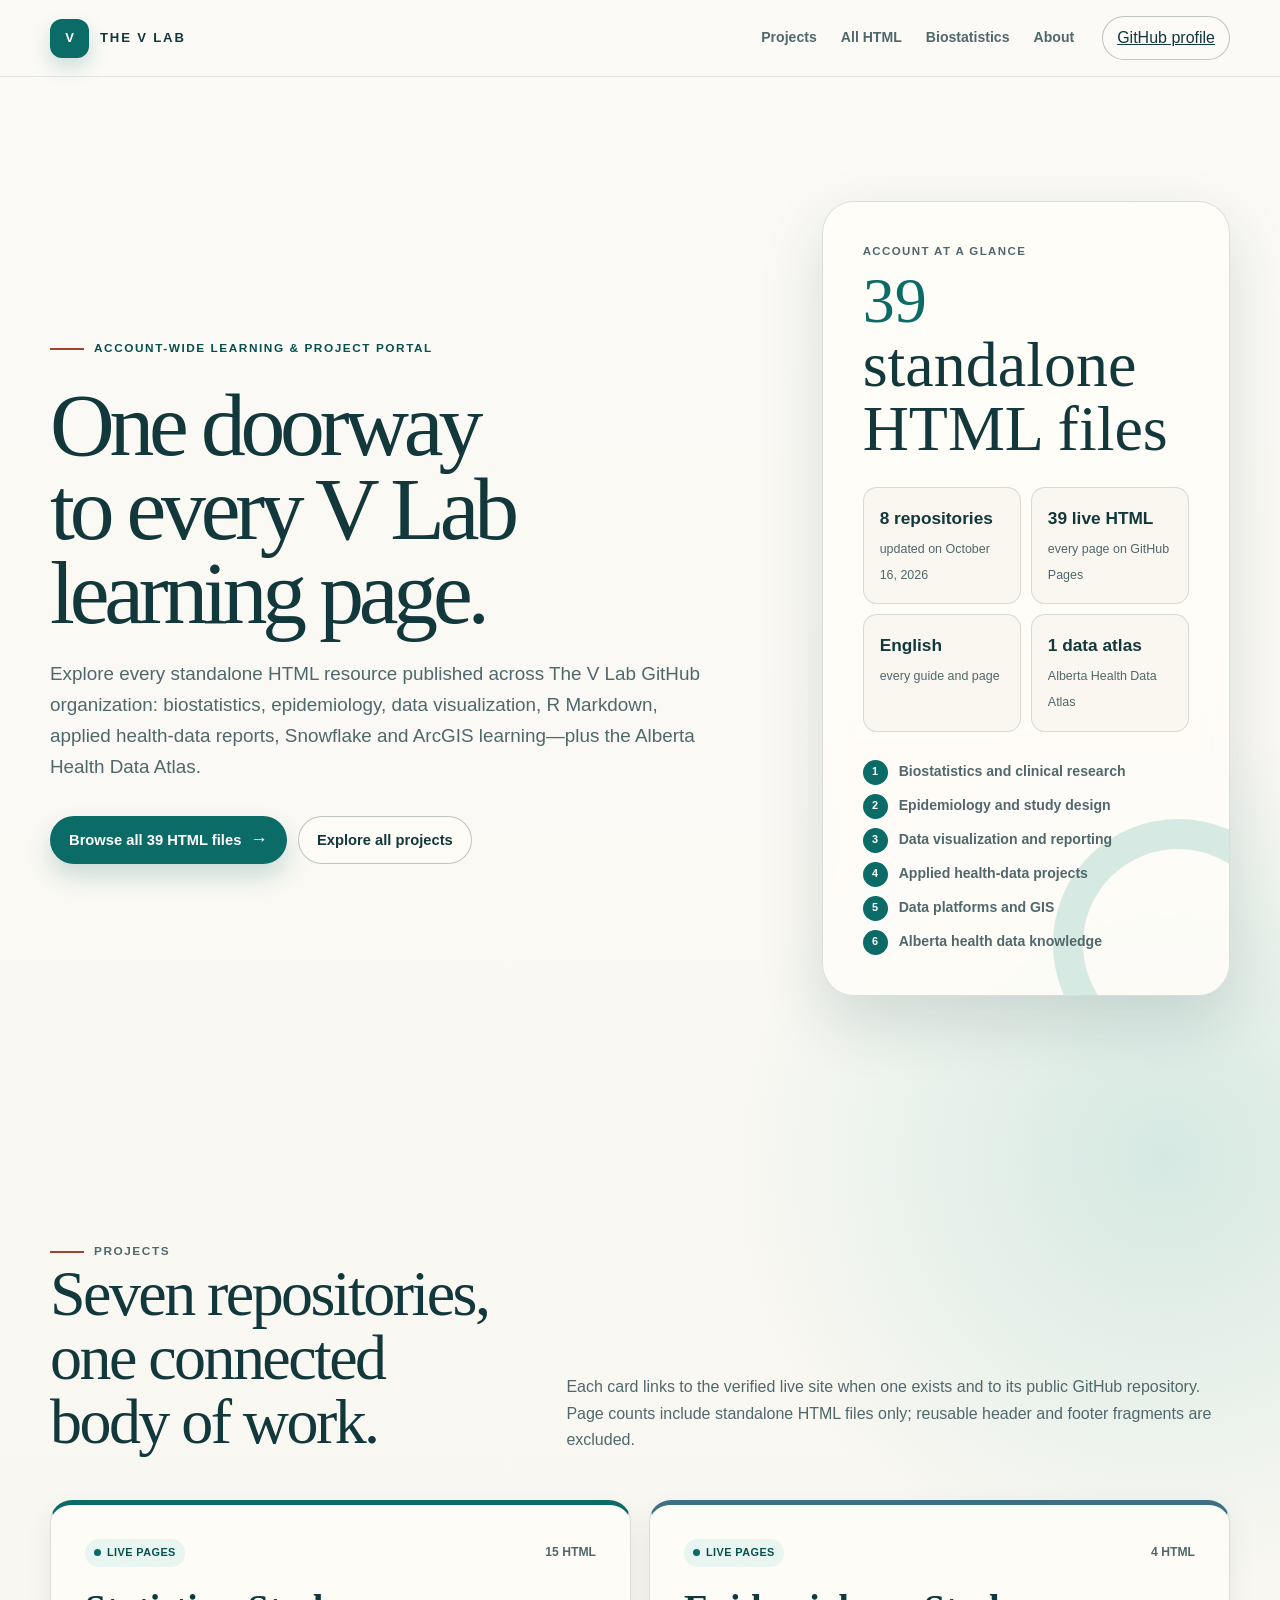
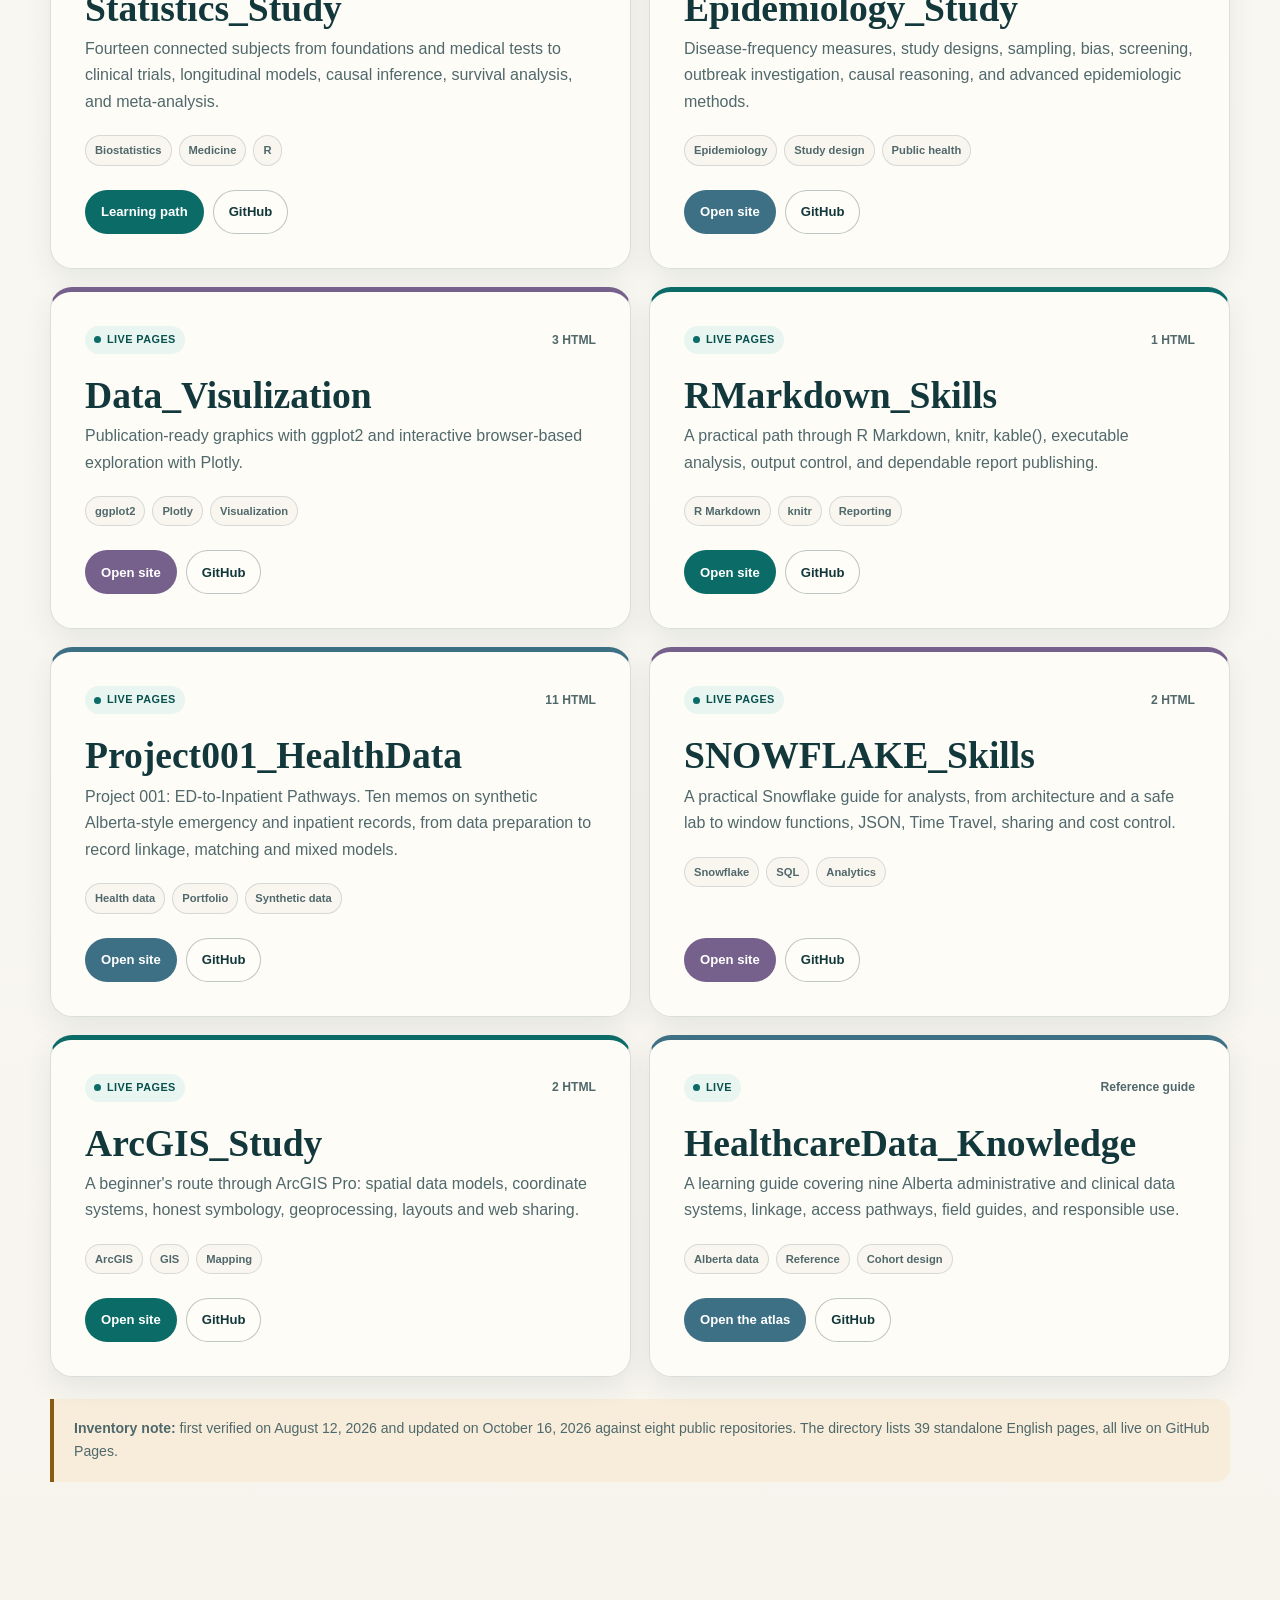
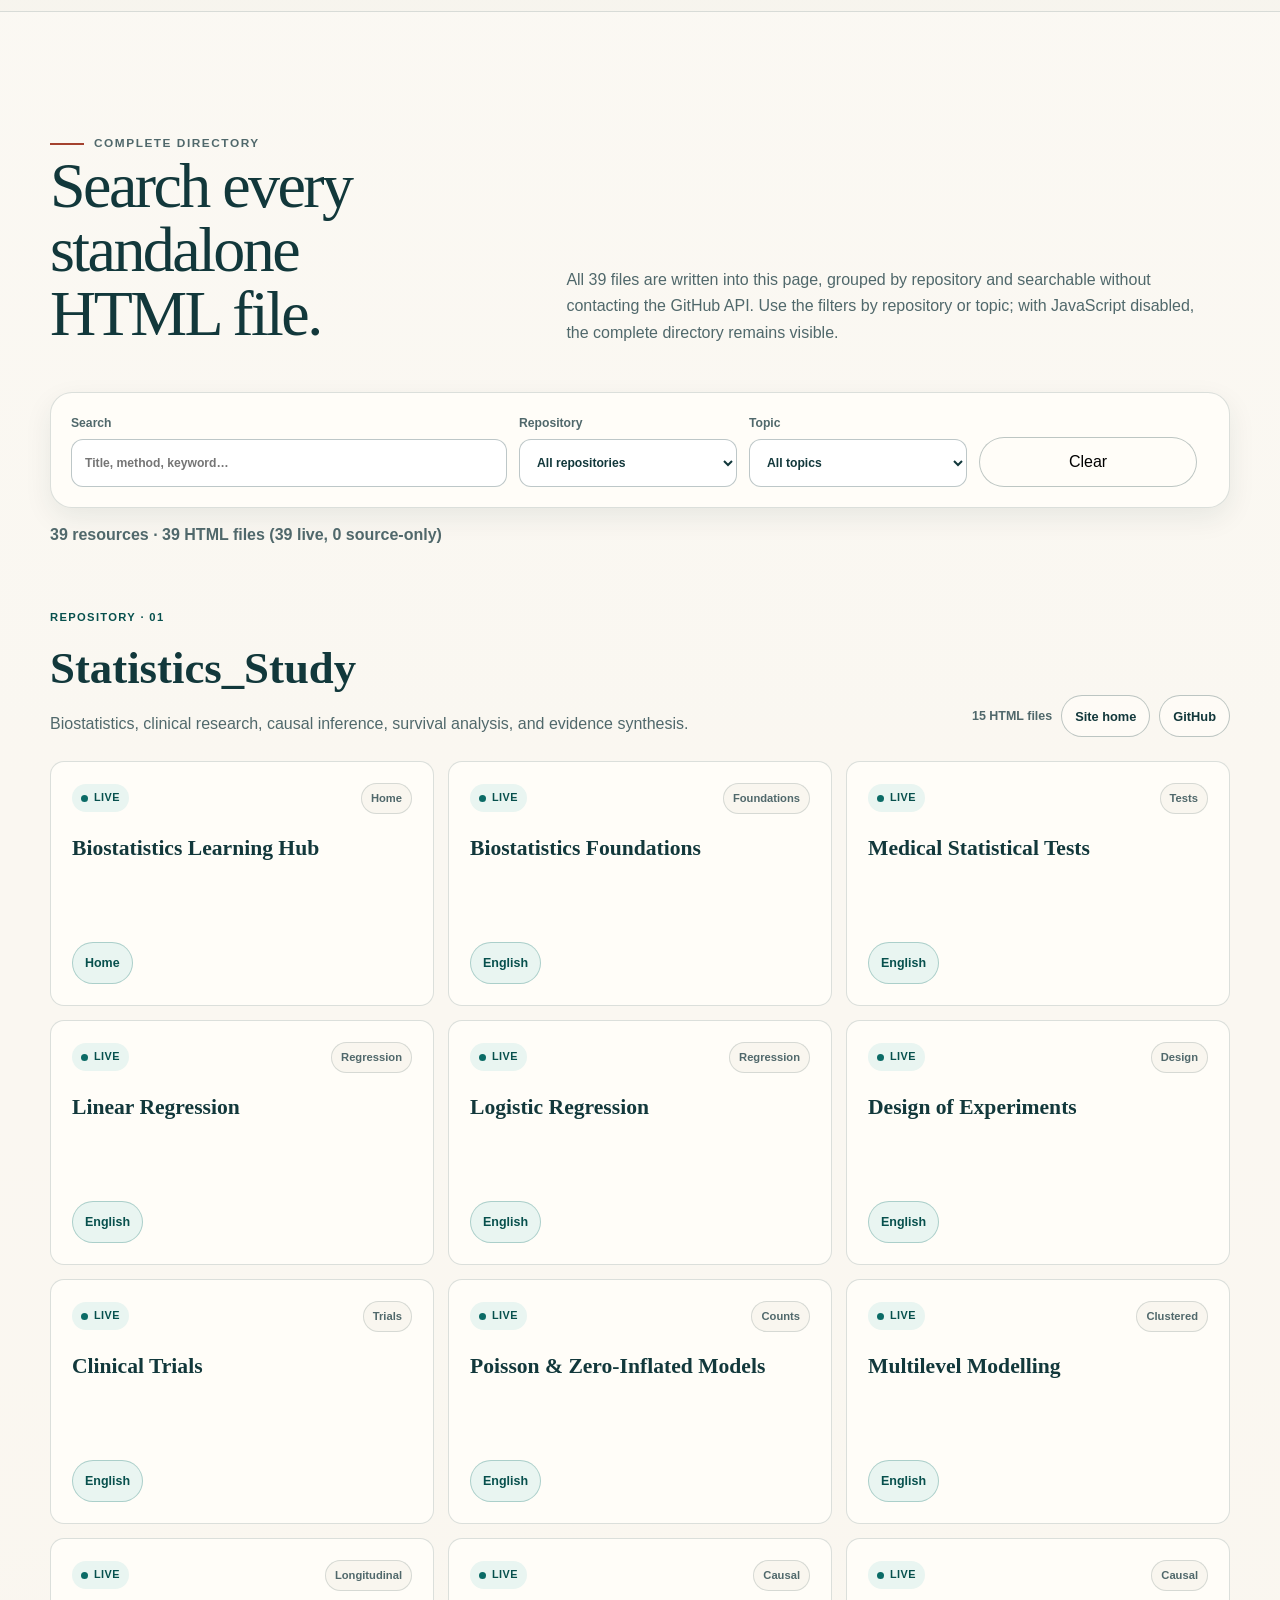
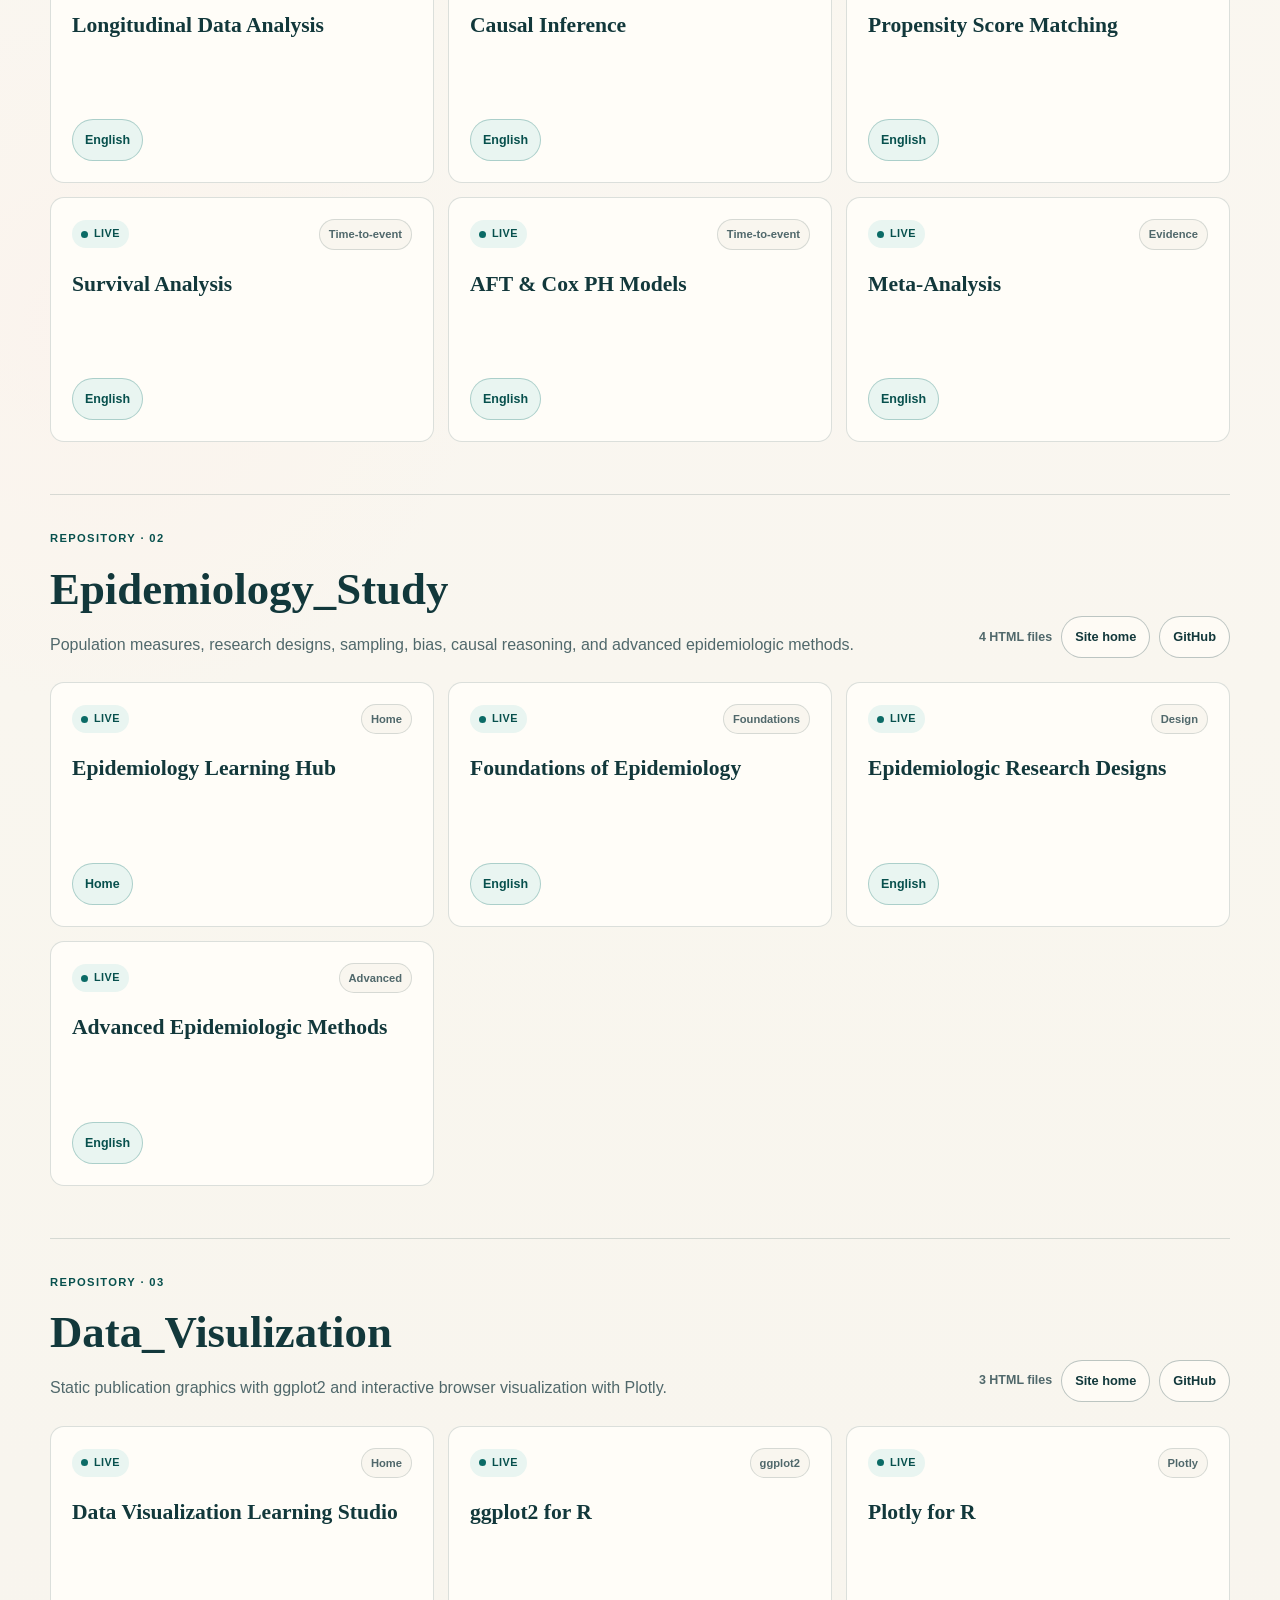
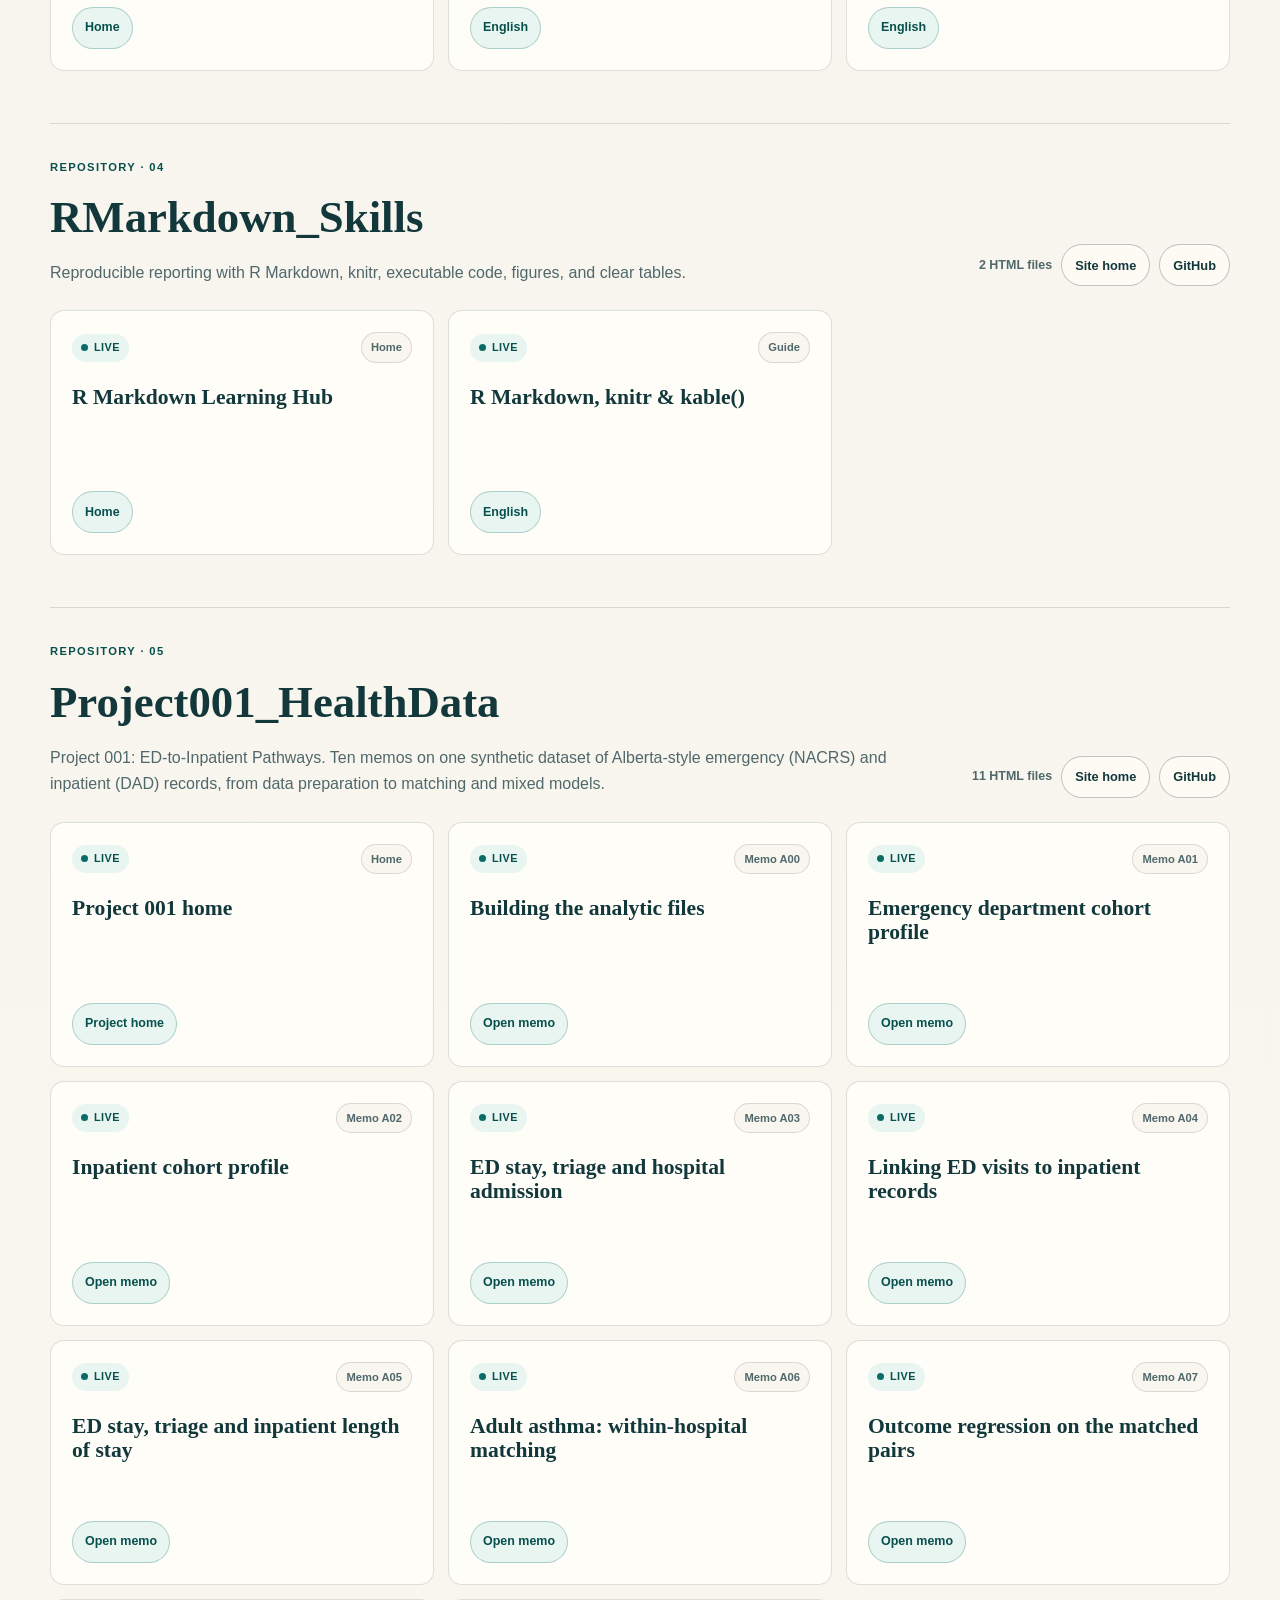
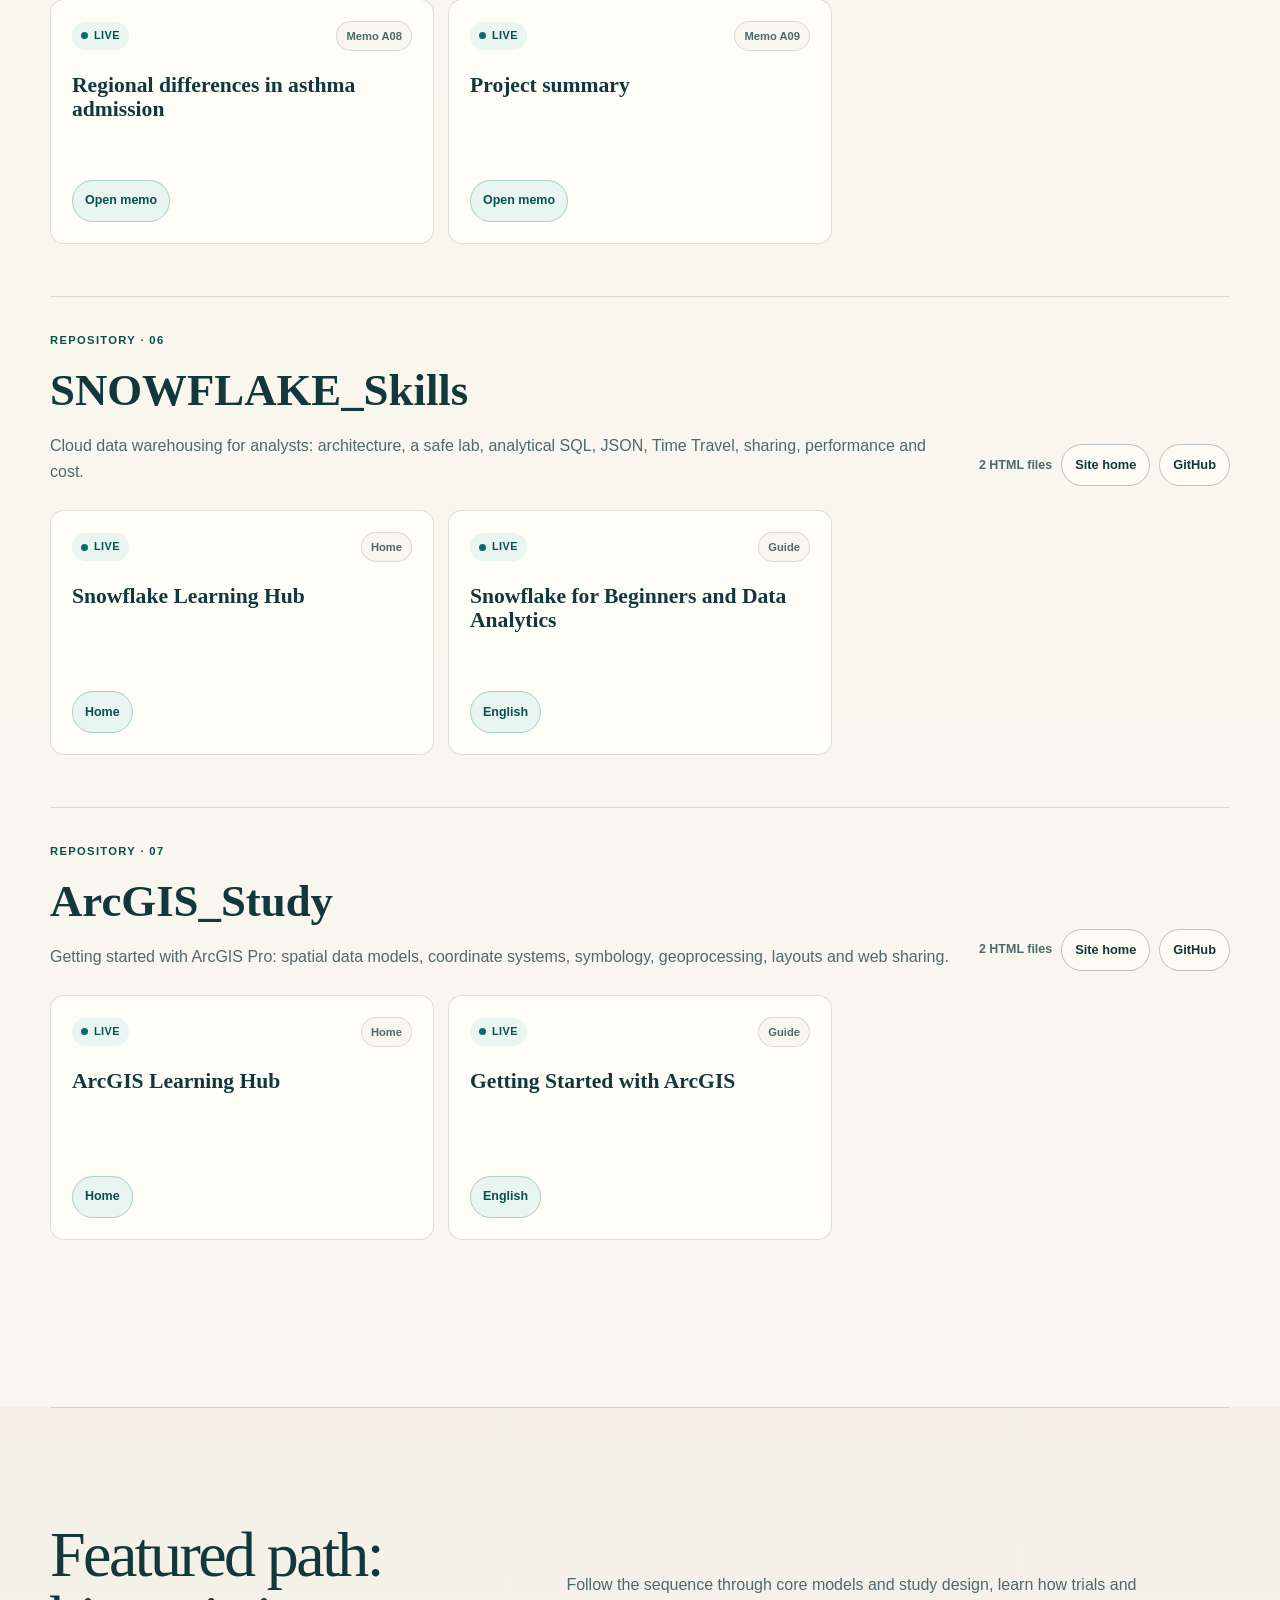
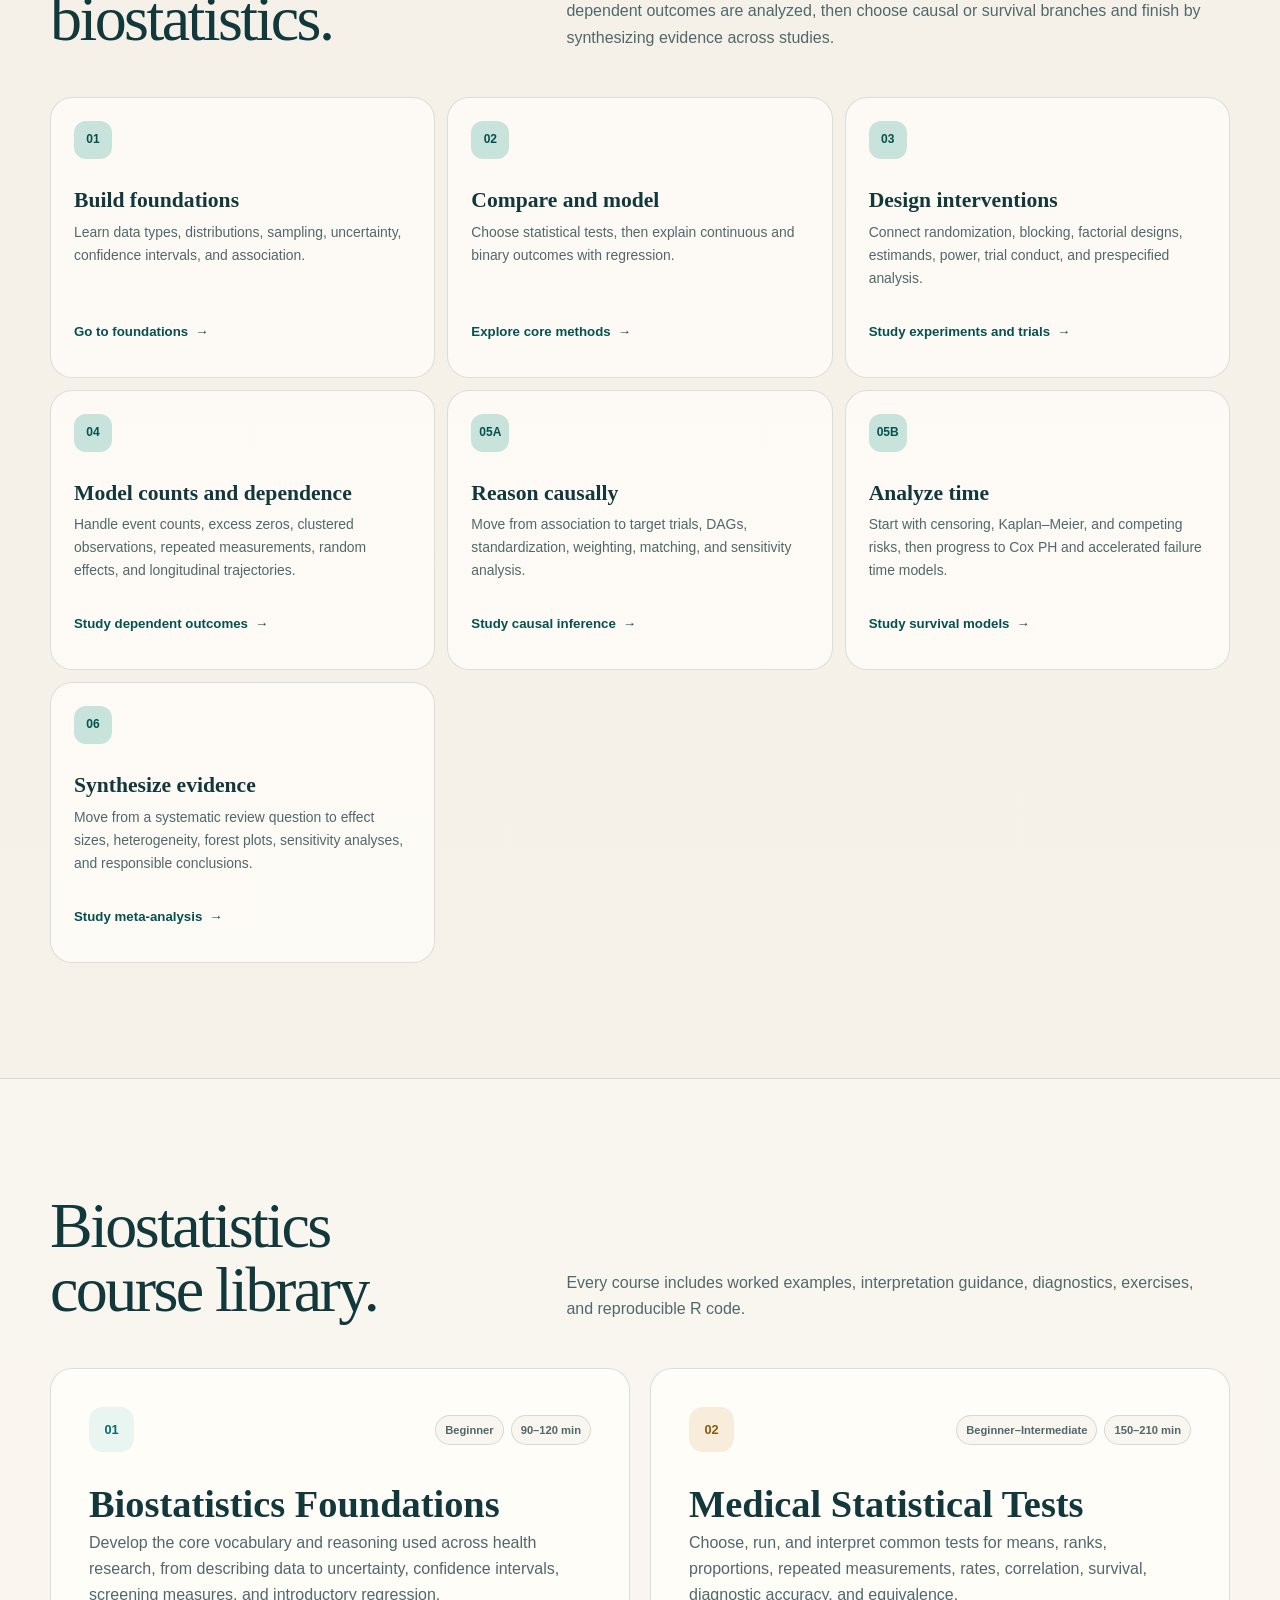
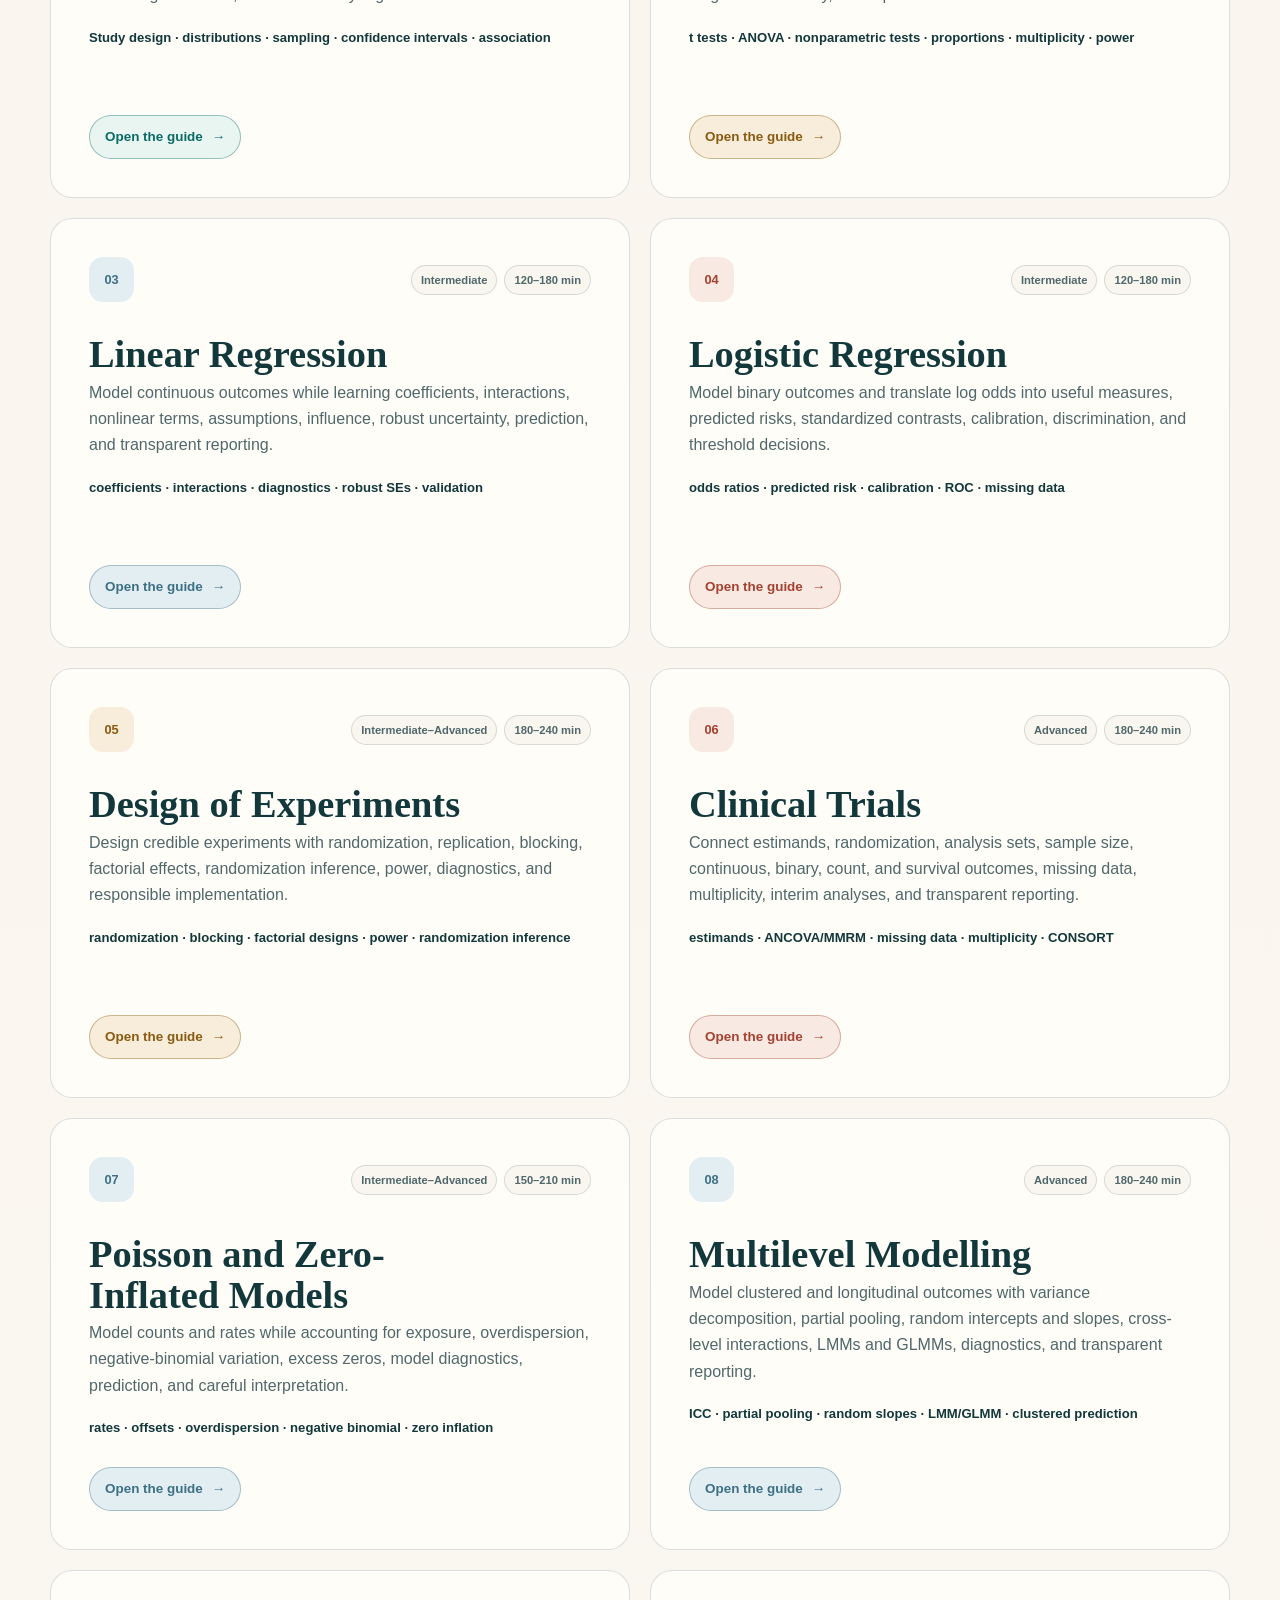
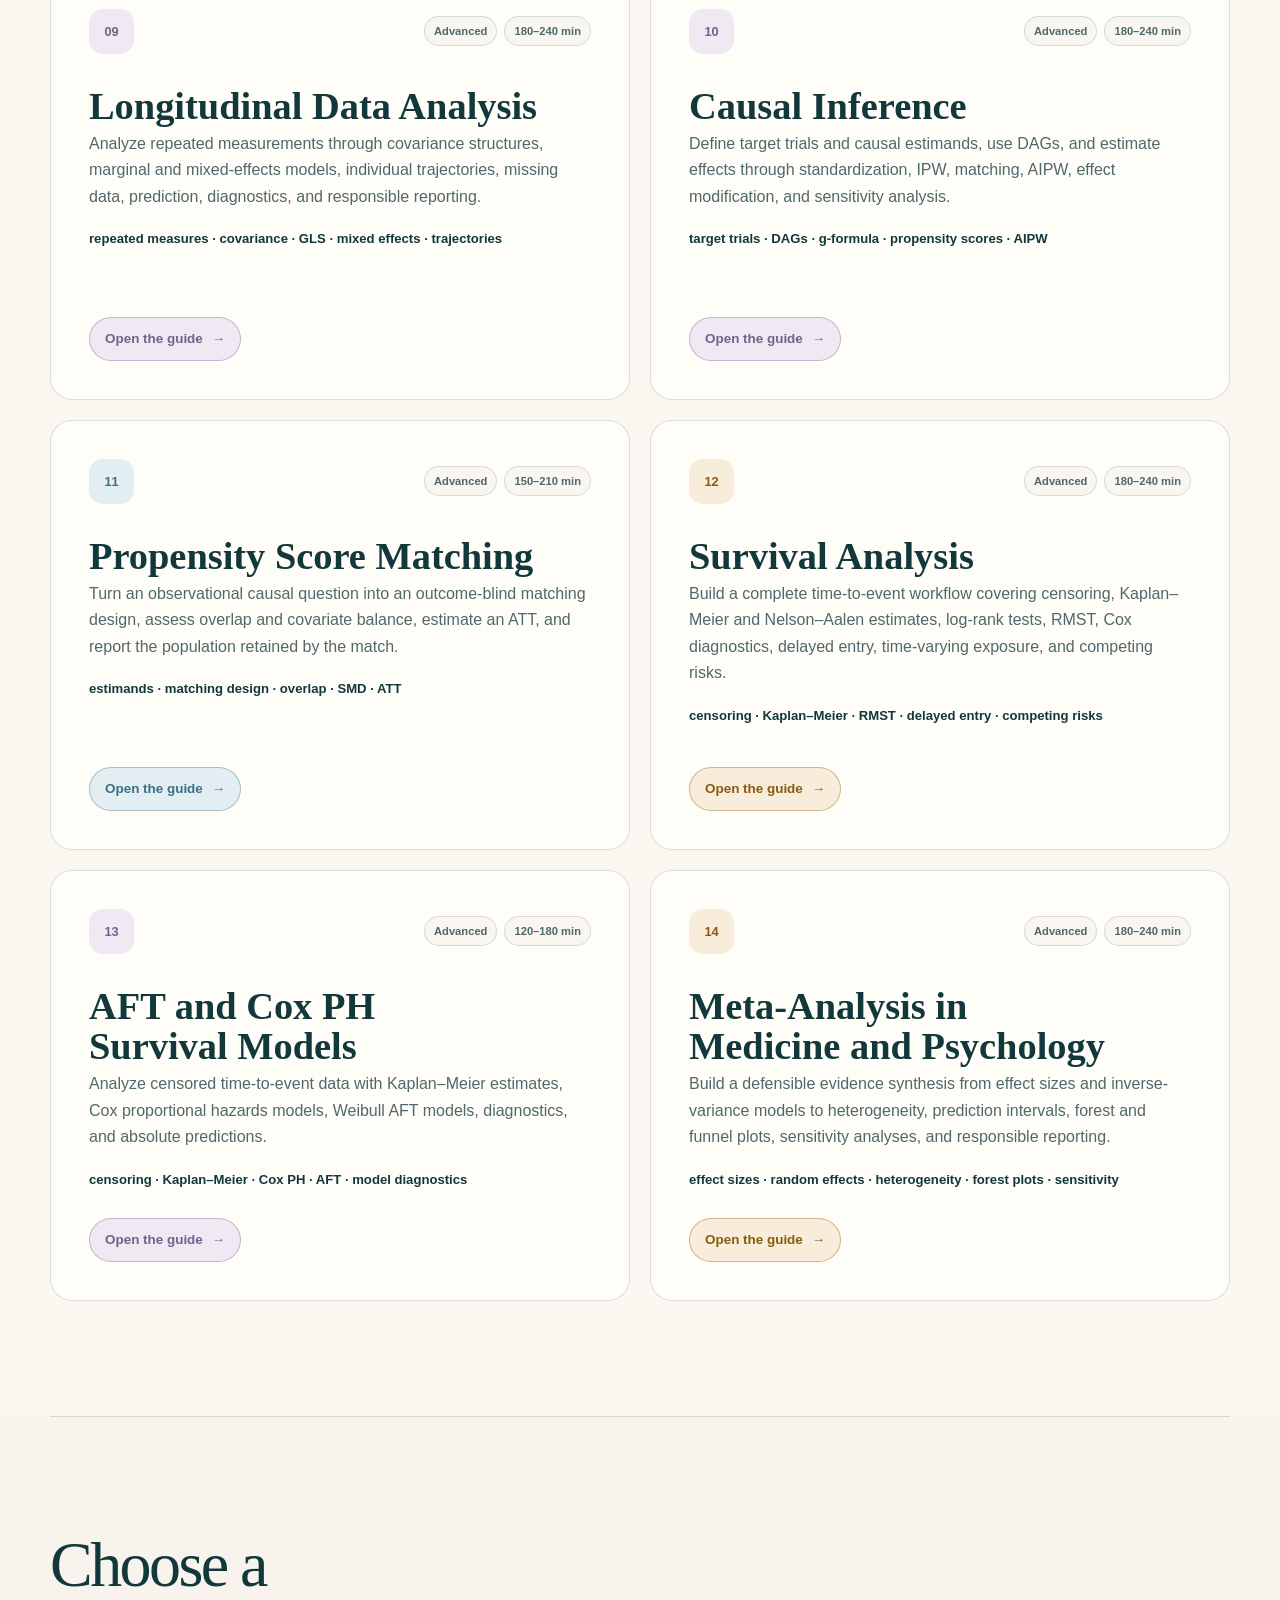
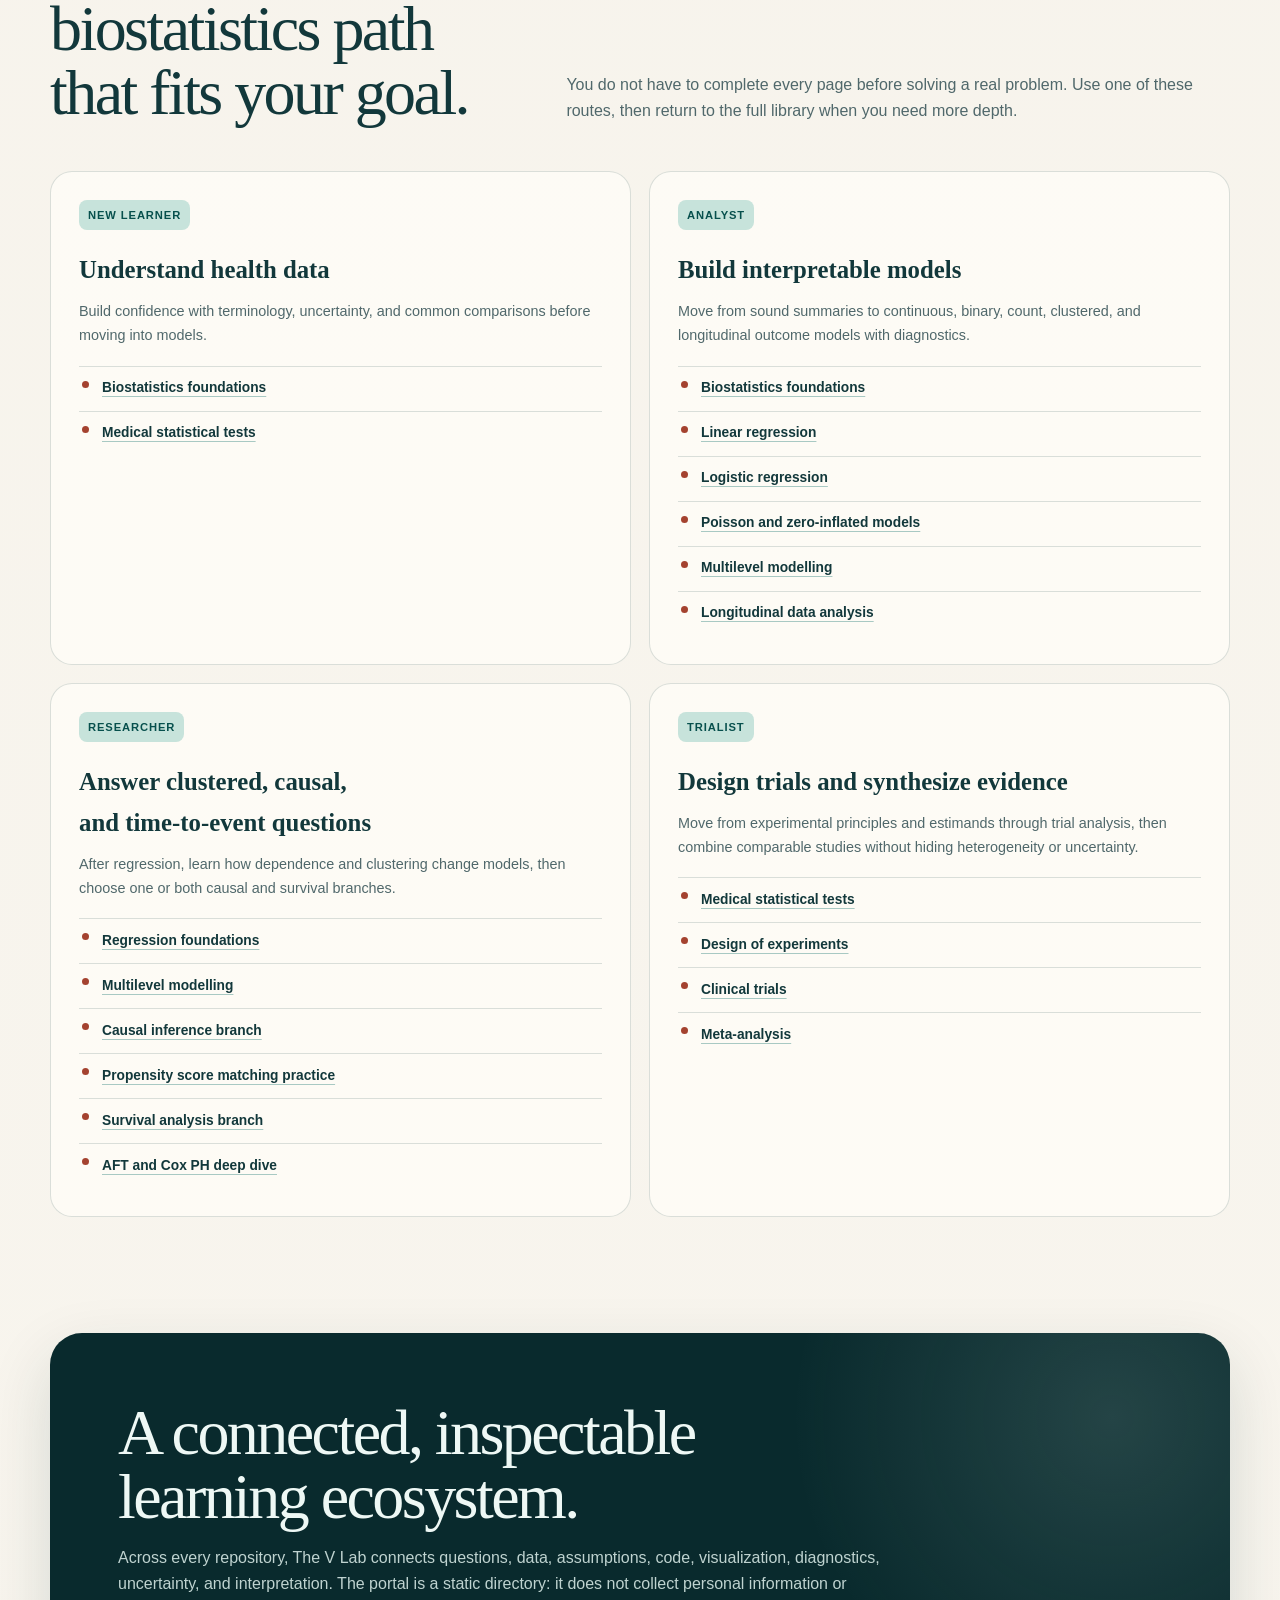
<file: index.html>
<!DOCTYPE html>

<html lang="en">
<head>
<meta charset="utf-8"/>
<meta content="width=device-width, initial-scale=1" name="viewport"/>
<meta content="The V Lab account-wide resource portal: 39 standalone HTML files across statistics, epidemiology, data visualization, reproducible reporting, health projects, Snowflake and ArcGIS learning." name="description"/>
<meta content="#12383b" name="theme-color"/>
<meta content="light" name="color-scheme"/>
<link href="https://the-v-lab.github.io/Statistics_Study/" rel="canonical"/>
<meta content="website" property="og:type"/>
<meta content="The V Lab" property="og:site_name"/>
<meta content="Learning &amp; Project Hub | The V Lab" property="og:title"/>
<meta content="Browse every verified HTML resource published by The V Lab, plus the Alberta Health Data Atlas." property="og:description"/>
<meta content="https://the-v-lab.github.io/Statistics_Study/" property="og:url"/>
<meta content="https://the-v-lab.github.io/Statistics_Study/og-learning-hub.png" property="og:image"/>
<meta content="1200" property="og:image:width"/>
<meta content="630" property="og:image:height"/>
<meta content="The V Lab Learning and Project Hub" property="og:image:alt"/>
<meta content="summary_large_image" name="twitter:card"/>
<meta content="Learning &amp; Project Hub | The V Lab" name="twitter:title"/>
<meta content="One directory for The V Lab learning sites, project reports, and every standalone HTML resource." name="twitter:description"/>
<meta content="https://the-v-lab.github.io/Statistics_Study/og-learning-hub.png" name="twitter:image"/>
<title>Learning &amp; Project Hub | The V Lab</title>
<style>
    :root {
      --ink: #12383b;
      --ink-deep: #092a2d;
      --ink-soft: #50686b;
      --paper: #f3efe6;
      --paper-deep: #ebe4d7;
      --surface: #fffdf8;
      --surface-soft: #f9f6ef;
      --teal: #0b6b66;
      --teal-dark: #07504d;
      --mint: #c7e3db;
      --mint-pale: #e9f5f1;
      --coral: #a4422f;
      --coral-pale: #f9e9e3;
      --gold: #8a5a10;
      --gold-pale: #f7edda;
      --blue: #3d7085;
      --blue-pale: #e3eef2;
      --violet: #76618c;
      --violet-pale: #eee9f3;
      --focus: #c2410c;
      --line: rgba(18, 56, 59, 0.15);
      --line-strong: rgba(18, 56, 59, 0.28);
      --shadow-sm: 0 10px 28px rgba(15, 49, 52, 0.08);
      --shadow-lg: 0 24px 64px rgba(15, 49, 52, 0.14);
      --radius-sm: 14px;
      --radius-md: 22px;
      --radius-lg: 32px;
    }

    * {
      box-sizing: border-box;
    }

    html {
      scroll-behavior: smooth;
      scroll-padding-top: 96px;
    }

    body {
      margin: 0;
      color: var(--ink);
      background:
        radial-gradient(circle at 91% 7%, rgba(199, 227, 219, 0.72), transparent 27rem),
        radial-gradient(circle at 8% 31%, rgba(249, 233, 227, 0.64), transparent 24rem),
        linear-gradient(180deg, #fbfaf6 0%, var(--paper) 38%, #f8f5ee 100%);
      font-family: Inter, ui-sans-serif, -apple-system, BlinkMacSystemFont,
                   "Segoe UI", "PingFang SC", "Hiragino Sans GB",
                   "Microsoft YaHei", sans-serif;
      font-size: 16px;
      line-height: 1.65;
    }

    a {
      color: inherit;
    }

    a:focus-visible {
      outline: 3px solid var(--focus);
      outline-offset: 4px;
    }

    h1,
    h2,
    h3,
    p {
      margin-top: 0;
    }

    h1,
    h2,
    h3 {
      text-wrap: balance;
    }

    .skip-link {
      position: fixed;
      z-index: 100;
      top: 12px;
      left: 12px;
      padding: 10px 15px;
      border-radius: 9px;
      color: #fff;
      background: var(--ink-deep);
      font-weight: 850;
      text-decoration: none;
      transform: translateY(-160%);
    }

    .skip-link:focus {
      transform: translateY(0);
    }

    .shell {
      width: min(1180px, calc(100% - 40px));
      margin-inline: auto;
    }

    .header-wrap {
      position: sticky;
      z-index: 30;
      top: 0;
      border-bottom: 1px solid rgba(18, 56, 59, 0.10);
      background: rgba(251, 250, 246, 0.88);
      backdrop-filter: blur(18px);
    }

    .site-header {
      display: flex;
      min-height: 76px;
      align-items: center;
      gap: 28px;
    }

    .brand {
      display: inline-flex;
      min-height: 44px;
      flex: 0 0 auto;
      align-items: center;
      gap: 11px;
      font-size: 0.82rem;
      font-weight: 900;
      letter-spacing: 0.14em;
      text-decoration: none;
      text-transform: uppercase;
    }

    .brand-mark {
      display: grid;
      width: 39px;
      height: 39px;
      place-items: center;
      border-radius: 12px;
      color: #fff;
      background: var(--teal);
      box-shadow: 0 9px 20px rgba(11, 107, 102, 0.20);
      letter-spacing: 0;
    }

    .main-nav {
      display: flex;
      align-items: center;
      gap: 24px;
      margin-left: auto;
    }

    .main-nav a {
      display: inline-flex;
      min-height: 44px;
      align-items: center;
      color: var(--ink-soft);
      font-size: 0.88rem;
      font-weight: 780;
      text-decoration: none;
    }

    .main-nav a:hover {
      color: var(--teal-dark);
    }

    .repo-link {
      display: inline-flex;
      min-height: 44px;
      align-items: center;
      padding: 8px 14px;
      border: 1px solid var(--line-strong);
      border-radius: 999px;
      color: var(--ink) !important;
      background: rgba(255, 253, 248, 0.72);
    }

    .hero {
      display: grid;
      grid-template-columns: minmax(0, 1.18fr) minmax(320px, 0.72fr);
      gap: clamp(48px, 8vw, 104px);
      align-items: center;
      min-height: 720px;
      padding-block: clamp(72px, 10vw, 124px);
    }

    .eyebrow {
      display: inline-flex;
      align-items: center;
      gap: 10px;
      margin-bottom: 24px;
      color: var(--teal-dark);
      font-size: 0.74rem;
      font-weight: 900;
      letter-spacing: 0.13em;
      text-transform: uppercase;
    }

    .eyebrow::before {
      width: 34px;
      height: 2px;
      content: "";
      background: var(--coral);
    }

    h1 {
      max-width: 850px;
      margin-bottom: 22px;
      font-family: Georgia, "Times New Roman", "Songti SC", serif;
      font-size: clamp(3.45rem, 7vw, 6.65rem);
      font-weight: 500;
      letter-spacing: -0.058em;
      line-height: 0.94;
    }

    .hero-zh {
      margin-bottom: 24px;
      color: var(--teal-dark);
      font-family: Georgia, "Songti SC", "STSong", serif;
      font-size: clamp(1.45rem, 2.8vw, 2.15rem);
      font-weight: 600;
      letter-spacing: -0.02em;
    }

    .hero-copy {
      max-width: 730px;
      margin-bottom: 34px;
      color: var(--ink-soft);
      font-size: clamp(1.02rem, 1.7vw, 1.18rem);
    }

    .hero-copy span {
      display: inline-block;
      margin-top: 8px;
    }

    .hero-actions,
    .language-actions {
      display: flex;
      flex-wrap: wrap;
      gap: 11px;
    }

    .button {
      display: inline-flex;
      min-height: 48px;
      align-items: center;
      justify-content: center;
      gap: 9px;
      padding: 11px 18px;
      border: 1px solid transparent;
      border-radius: 999px;
      font-size: 0.92rem;
      font-weight: 850;
      text-decoration: none;
      transition: transform 160ms ease, box-shadow 160ms ease, background 160ms ease;
    }

    .button:hover {
      transform: translateY(-2px);
    }

    .button-primary {
      color: #fff;
      background: var(--teal);
      box-shadow: 0 12px 24px rgba(11, 107, 102, 0.20);
    }

    .button-primary:hover {
      background: var(--teal-dark);
    }

    .button-secondary {
      border-color: var(--line-strong);
      background: rgba(255, 253, 248, 0.76);
    }

    .button-secondary:hover {
      background: var(--surface);
      box-shadow: var(--shadow-sm);
    }

    .arrow {
      font-size: 1.2em;
      line-height: 1;
    }

    .hero-panel {
      position: relative;
      padding: clamp(28px, 4vw, 40px);
      overflow: hidden;
      border: 1px solid var(--line);
      border-radius: var(--radius-lg);
      background: rgba(255, 253, 248, 0.87);
      box-shadow: var(--shadow-lg);
      backdrop-filter: blur(12px);
    }

    .hero-panel::after {
      position: absolute;
      right: -74px;
      bottom: -74px;
      width: 190px;
      height: 190px;
      border: 30px solid var(--mint);
      border-radius: 50%;
      content: "";
      opacity: 0.72;
    }

    .panel-kicker {
      position: relative;
      z-index: 1;
      margin-bottom: 8px;
      color: var(--ink-soft);
      font-size: 0.72rem;
      font-weight: 900;
      letter-spacing: 0.12em;
      text-transform: uppercase;
    }

    .course-count {
      position: relative;
      z-index: 1;
      margin-bottom: 26px;
      font-family: Georgia, "Times New Roman", serif;
      font-size: clamp(2.6rem, 5vw, 4.25rem);
      line-height: 1;
    }

    .course-count strong {
      color: var(--teal);
      font-weight: 500;
    }

    .stat-grid {
      position: relative;
      z-index: 1;
      display: grid;
      grid-template-columns: repeat(2, minmax(0, 1fr));
      gap: 10px;
      margin-bottom: 28px;
    }

    .stat {
      padding: 16px;
      border: 1px solid var(--line);
      border-radius: var(--radius-sm);
      background: rgba(249, 246, 239, 0.82);
    }

    .stat strong {
      display: block;
      margin-bottom: 2px;
      font-size: 1.08rem;
    }

    .stat span {
      color: var(--ink-soft);
      font-size: 0.78rem;
    }

    .mini-route {
      position: relative;
      z-index: 1;
      display: grid;
      gap: 9px;
      margin: 0;
      padding: 0;
      list-style: none;
    }

    .mini-route li {
      display: flex;
      align-items: center;
      gap: 11px;
      color: var(--ink-soft);
      font-size: 0.88rem;
      font-weight: 700;
    }

    .mini-route span {
      display: grid;
      width: 25px;
      height: 25px;
      flex: 0 0 auto;
      place-items: center;
      border-radius: 50%;
      color: #fff;
      background: var(--teal);
      font-size: 0.68rem;
      font-weight: 900;
    }

    .section {
      padding-block: clamp(78px, 9vw, 118px);
    }

    .section + .section {
      border-top: 1px solid var(--line);
    }

    .section-intro {
      display: grid;
      grid-template-columns: minmax(260px, 0.8fr) minmax(0, 1.2fr);
      gap: clamp(28px, 6vw, 74px);
      align-items: end;
      margin-bottom: 46px;
    }

    .section-intro h2 {
      margin: 0;
      font-family: Georgia, "Times New Roman", "Songti SC", serif;
      font-size: clamp(2.35rem, 5vw, 4.35rem);
      font-weight: 500;
      letter-spacing: -0.04em;
      line-height: 1;
    }

    .section-intro p {
      max-width: 650px;
      margin: 0;
      color: var(--ink-soft);
    }

    .section-intro p span {
      display: inline-block;
      margin-top: 7px;
    }

    .sr-only {
      position: absolute;
      width: 1px;
      height: 1px;
      padding: 0;
      overflow: hidden;
      clip-path: inset(50%);
      white-space: nowrap;
      border: 0;
    }

    .project-grid {
      display: grid;
      grid-template-columns: repeat(2, minmax(0, 1fr));
      gap: 18px;
    }

    .project-card {
      --project-accent: var(--teal);
      display: flex;
      min-width: 0;
      min-height: 310px;
      flex-direction: column;
      padding: clamp(25px, 3.5vw, 34px);
      border: 1px solid var(--line);
      border-top: 5px solid var(--project-accent);
      border-radius: var(--radius-md);
      background: rgba(255, 253, 248, 0.86);
      box-shadow: var(--shadow-sm);
    }

    .project-card:nth-child(3n + 2) {
      --project-accent: var(--blue);
    }

    .project-card:nth-child(3n) {
      --project-accent: var(--violet);
    }

    .project-card-topline,
    .resource-topline {
      display: flex;
      align-items: center;
      justify-content: space-between;
      gap: 12px;
      margin-bottom: 22px;
    }

    .project-status,
    .resource-status-pill {
      display: inline-flex;
      min-height: 28px;
      align-items: center;
      padding: 4px 9px;
      border-radius: 999px;
      color: var(--teal-dark);
      background: var(--mint-pale);
      font-size: 0.68rem;
      font-weight: 900;
      letter-spacing: 0.04em;
      text-transform: uppercase;
    }

    .project-status::before,
    .resource-status-pill::before {
      width: 7px;
      height: 7px;
      margin-right: 6px;
      border-radius: 50%;
      content: "";
      background: var(--teal);
    }

    .project-status.pending,
    .resource-status-pill.pending {
      color: var(--gold);
      background: var(--gold-pale);
    }

    .project-status.pending::before,
    .resource-status-pill.pending::before {
      background: var(--gold);
    }

    .project-count {
      color: var(--ink-soft);
      font-size: 0.76rem;
      font-weight: 850;
    }

    .project-card h3 {
      margin-bottom: 8px;
      overflow-wrap: anywhere;
      font-family: Georgia, "Times New Roman", "Songti SC", serif;
      font-size: clamp(1.65rem, 3vw, 2.35rem);
      font-weight: 600;
      line-height: 1.05;
    }

    .project-subtitle {
      margin-bottom: 15px;
      color: var(--project-accent);
      font-weight: 800;
    }

    .project-card > p:not(.project-subtitle) {
      color: var(--ink-soft);
    }

    .project-tags,
    .resource-tags {
      display: flex;
      flex-wrap: wrap;
      gap: 7px;
      margin: 4px 0 24px;
    }

    .project-actions {
      display: flex;
      flex-wrap: wrap;
      gap: 9px;
      margin-top: auto;
    }

    .project-actions .button {
      min-height: 44px;
      padding: 9px 15px;
      font-size: 0.82rem;
    }

    .project-actions .button:first-child {
      color: #fff;
      background: var(--project-accent);
    }

    .portal-audit-note {
      margin-top: 22px;
      padding: 18px 20px;
      border-left: 4px solid var(--gold);
      border-radius: 0 var(--radius-sm) var(--radius-sm) 0;
      color: var(--ink-soft);
      background: var(--gold-pale);
      font-size: 0.88rem;
    }

    .directory-section {
      background: rgba(255, 253, 248, 0.42);
    }

    .portal-controls {
      display: grid;
      grid-template-columns: minmax(250px, 2fr) repeat(3, minmax(150px, 1fr)) auto;
      gap: 12px;
      align-items: end;
      margin-bottom: 14px;
      padding: 20px;
      border: 1px solid var(--line);
      border-radius: var(--radius-md);
      background: var(--surface);
      box-shadow: var(--shadow-sm);
    }

    .filter-field {
      display: grid;
      min-width: 0;
      gap: 6px;
      color: var(--ink-soft);
      font-size: 0.76rem;
      font-weight: 850;
    }

    .filter-field input,
    .filter-field select {
      width: 100%;
      min-height: 48px;
      padding: 10px 13px;
      border: 1px solid var(--line-strong);
      border-radius: 12px;
      color: var(--ink);
      background: #fff;
      font: inherit;
    }

    .filter-field input:focus-visible,
    .filter-field select:focus-visible {
      outline: 3px solid var(--focus);
      outline-offset: 2px;
    }

    .portal-controls button {
      min-height: 48px;
      cursor: pointer;
      font: inherit;
    }

    .results-status {
      min-height: 1.65em;
      margin-bottom: 26px;
      color: var(--ink-soft);
      font-weight: 760;
    }

    .resource-group {
      padding-block: 34px 52px;
      border-top: 1px solid var(--line);
    }

    .resource-group:first-child {
      border-top: 0;
    }

    .resource-heading {
      display: flex;
      min-width: 0;
      align-items: end;
      justify-content: space-between;
      gap: 24px;
      margin-bottom: 24px;
    }

    .resource-heading h3 {
      margin-bottom: 5px;
      overflow-wrap: anywhere;
      font-family: Georgia, "Times New Roman", "Songti SC", serif;
      font-size: clamp(1.85rem, 4vw, 2.8rem);
      font-weight: 600;
    }

    .resource-kicker {
      margin-bottom: 5px;
      color: var(--teal-dark);
      font-size: 0.7rem;
      font-weight: 900;
      letter-spacing: 0.12em;
      text-transform: uppercase;
    }

    .resource-heading p:last-child {
      margin-bottom: 0;
      color: var(--ink-soft);
    }

    .resource-heading-actions {
      display: flex;
      flex-wrap: wrap;
      flex: 0 0 auto;
      align-items: center;
      justify-content: flex-end;
      gap: 9px;
    }

    .resource-heading-actions .button {
      min-height: 42px;
      padding: 8px 13px;
      font-size: 0.8rem;
    }

    .resource-page-count {
      color: var(--ink-soft);
      font-size: 0.78rem;
      font-weight: 850;
    }

    .resource-grid {
      display: grid;
      grid-template-columns: repeat(3, minmax(0, 1fr));
      gap: 14px;
    }

    .resource-card {
      --resource-accent: var(--teal);
      display: flex;
      min-width: 0;
      min-height: 245px;
      flex-direction: column;
      padding: 21px;
      border: 1px solid var(--line);
      border-radius: var(--radius-sm);
      background: var(--surface);
      transition: transform 160ms ease, border-color 160ms ease, box-shadow 160ms ease;
    }

    .resource-card:hover,
    .resource-card:focus-within {
      border-color: rgba(11, 107, 102, 0.38);
      box-shadow: var(--shadow-sm);
      transform: translateY(-2px);
    }

    .resource-card h4 {
      margin: 0 0 5px;
      overflow-wrap: anywhere;
      font-family: Georgia, "Times New Roman", "Songti SC", serif;
      font-size: 1.35rem;
      font-weight: 600;
      line-height: 1.12;
    }

    .resource-title-zh {
      margin-bottom: 14px;
      color: var(--teal-dark);
      font-size: 0.9rem;
      font-weight: 760;
    }

    .resource-tags {
      margin: 0 0 17px;
    }

    .resource-links {
      display: flex;
      flex-wrap: wrap;
      gap: 8px;
      margin-top: auto;
    }

    .html-page {
      display: inline-flex;
      min-height: 42px;
      align-items: center;
      padding: 8px 12px;
      border: 1px solid rgba(11, 107, 102, 0.28);
      border-radius: 999px;
      color: var(--teal-dark);
      background: var(--mint-pale);
      font-size: 0.78rem;
      font-weight: 850;
      text-decoration: none;
    }

    .html-page:hover {
      border-color: var(--teal);
      background: var(--mint);
    }

    .html-page.source-link {
      border-color: rgba(138, 90, 16, 0.30);
      color: var(--gold);
      background: var(--gold-pale);
    }

    .empty-state {
      padding: 34px;
      border: 1px dashed var(--line-strong);
      border-radius: var(--radius-md);
      text-align: center;
      background: var(--surface-soft);
    }

    [hidden] {
      display: none !important;
    }

    .path-grid {
      display: grid;
      grid-template-columns: repeat(3, minmax(0, 1fr));
      gap: 12px;
      margin: 0;
      padding: 0;
      list-style: none;
    }

    .path-step {
      display: flex;
      min-height: 260px;
      flex-direction: column;
      padding: 23px;
      border: 1px solid var(--line);
      border-radius: var(--radius-md);
      background: rgba(255, 253, 248, 0.80);
      transition: transform 160ms ease, border-color 160ms ease, box-shadow 160ms ease;
    }

    .path-step:hover,
    .path-step:focus-within {
      border-color: rgba(11, 107, 102, 0.40);
      box-shadow: var(--shadow-sm);
      transform: translateY(-3px);
    }

    .step-number {
      display: grid;
      width: 38px;
      height: 38px;
      margin-bottom: 30px;
      place-items: center;
      border-radius: 12px;
      color: var(--teal-dark);
      background: var(--mint);
      font-size: 0.75rem;
      font-weight: 900;
    }

    .path-step h3 {
      margin-bottom: 8px;
      font-family: Georgia, "Times New Roman", "Songti SC", serif;
      font-size: 1.35rem;
      font-weight: 600;
      line-height: 1.1;
    }

    .path-step p {
      margin-bottom: 20px;
      color: var(--ink-soft);
      font-size: 0.87rem;
    }

    .step-link {
      display: inline-flex;
      min-height: 44px;
      align-items: center;
      gap: 7px;
      margin-top: auto;
      color: var(--teal-dark);
      font-size: 0.83rem;
      font-weight: 850;
      text-decoration: none;
    }

    .library-section {
      background: rgba(255, 253, 248, 0.38);
    }

    .overview-card {
      display: grid;
      grid-template-columns: minmax(0, 1fr) auto;
      gap: 30px;
      align-items: center;
      margin-bottom: 20px;
      padding: clamp(27px, 4vw, 40px);
      border: 1px solid rgba(11, 107, 102, 0.24);
      border-radius: var(--radius-md);
      background: linear-gradient(135deg, var(--mint-pale), rgba(255, 253, 248, 0.86));
    }

    .overview-card h3 {
      margin-bottom: 8px;
      font-family: Georgia, "Times New Roman", "Songti SC", serif;
      font-size: clamp(1.65rem, 3vw, 2.35rem);
      font-weight: 600;
    }

    .overview-card p {
      max-width: 760px;
      margin-bottom: 0;
      color: var(--ink-soft);
    }

    .course-grid {
      display: grid;
      grid-template-columns: repeat(2, minmax(0, 1fr));
      gap: 20px;
    }

    .course-card {
      --accent: var(--teal);
      --accent-pale: var(--mint-pale);
      display: flex;
      min-height: 430px;
      flex-direction: column;
      padding: clamp(26px, 4vw, 38px);
      border: 1px solid var(--line);
      border-radius: var(--radius-md);
      background: var(--surface);
      box-shadow: 0 1px 0 rgba(255, 255, 255, 0.70) inset;
      transition: transform 180ms ease, box-shadow 180ms ease, border-color 180ms ease;
    }

    .course-card:hover,
    .course-card:focus-within {
      border-color: color-mix(in srgb, var(--accent) 44%, transparent);
      box-shadow: var(--shadow-lg);
      transform: translateY(-4px);
    }

    .accent-gold {
      --accent: var(--gold);
      --accent-pale: var(--gold-pale);
    }

    .accent-blue {
      --accent: var(--blue);
      --accent-pale: var(--blue-pale);
    }

    .accent-coral {
      --accent: var(--coral);
      --accent-pale: var(--coral-pale);
    }

    .accent-violet {
      --accent: var(--violet);
      --accent-pale: var(--violet-pale);
    }

    .course-topline {
      display: flex;
      align-items: center;
      justify-content: space-between;
      gap: 16px;
      margin-bottom: 32px;
    }

    .course-number {
      display: grid;
      width: 45px;
      height: 45px;
      place-items: center;
      border-radius: 14px;
      color: var(--accent);
      background: var(--accent-pale);
      font-size: 0.8rem;
      font-weight: 900;
    }

    .course-meta {
      display: flex;
      flex-wrap: wrap;
      justify-content: flex-end;
      gap: 7px;
    }

    .tag {
      padding: 5px 9px;
      border: 1px solid var(--line);
      border-radius: 999px;
      color: var(--ink-soft);
      background: var(--surface-soft);
      font-size: 0.7rem;
      font-weight: 800;
      white-space: nowrap;
    }

    .course-card h3 {
      margin-bottom: 5px;
      font-family: Georgia, "Times New Roman", "Songti SC", serif;
      font-size: clamp(1.75rem, 3vw, 2.45rem);
      font-weight: 600;
      line-height: 1.05;
    }

    .course-title-zh {
      margin-bottom: 20px;
      color: var(--accent);
      font-family: Georgia, "Songti SC", "STSong", serif;
      font-size: 1.06rem;
      font-weight: 700;
    }

    .course-description {
      margin-bottom: 18px;
      color: var(--ink-soft);
    }

    .topic-line {
      margin-bottom: 28px;
      color: var(--ink);
      font-size: 0.82rem;
      font-weight: 760;
    }

    .language-actions {
      margin-top: auto;
    }

    .language-actions .button {
      min-height: 44px;
      padding: 9px 15px;
      font-size: 0.84rem;
    }

    .language-actions .button:first-child {
      color: #fff;
      background: var(--accent);
    }

    .language-actions .button:last-child {
      border-color: color-mix(in srgb, var(--accent) 38%, transparent);
      color: var(--accent);
      background: var(--accent-pale);
    }

    .track-grid {
      display: grid;
      grid-template-columns: repeat(2, minmax(0, 1fr));
      gap: 18px;
    }

    .track-card {
      padding: 28px;
      border: 1px solid var(--line);
      border-radius: var(--radius-md);
      background: rgba(255, 253, 248, 0.76);
    }

    .track-label {
      display: inline-flex;
      margin-bottom: 20px;
      padding: 6px 9px;
      border-radius: 8px;
      color: var(--teal-dark);
      background: var(--mint);
      font-size: 0.7rem;
      font-weight: 900;
      letter-spacing: 0.08em;
      text-transform: uppercase;
    }

    .track-card h3 {
      margin-bottom: 9px;
      font-family: Georgia, "Times New Roman", "Songti SC", serif;
      font-size: 1.55rem;
      font-weight: 600;
    }

    .track-card p {
      color: var(--ink-soft);
      font-size: 0.9rem;
    }

    .track-route {
      margin: 18px 0 0;
      padding: 0;
      list-style: none;
    }

    .track-route li {
      position: relative;
      padding-left: 23px;
      border-top: 1px solid var(--line);
      font-size: 0.86rem;
      font-weight: 760;
    }

    .track-route li::before {
      position: absolute;
      top: 14px;
      left: 3px;
      width: 7px;
      height: 7px;
      border-radius: 50%;
      content: "";
      background: var(--coral);
    }

    .track-route a {
      display: inline-flex;
      min-height: 44px;
      align-items: center;
      text-decoration-color: rgba(11, 107, 102, 0.35);
      text-underline-offset: 4px;
    }

    .principles-wrap {
      padding-bottom: clamp(84px, 10vw, 126px);
    }

    .principles {
      padding: clamp(38px, 6vw, 68px);
      border-radius: var(--radius-lg);
      color: #eef8f5;
      background:
        radial-gradient(circle at 90% 16%, rgba(199, 227, 219, 0.14), transparent 20rem),
        var(--ink-deep);
      box-shadow: var(--shadow-lg);
    }

    .principles h2 {
      max-width: 760px;
      margin-bottom: 16px;
      font-family: Georgia, "Times New Roman", "Songti SC", serif;
      font-size: clamp(2.25rem, 5vw, 4.15rem);
      font-weight: 500;
      letter-spacing: -0.04em;
      line-height: 1;
    }

    .principles > p {
      max-width: 770px;
      color: #bfd3d0;
    }

    .principle-grid {
      display: grid;
      grid-template-columns: repeat(3, minmax(0, 1fr));
      gap: 12px;
      margin-top: 36px;
    }

    .principle {
      padding: 22px;
      border: 1px solid rgba(238, 248, 245, 0.16);
      border-radius: var(--radius-sm);
      background: rgba(255, 255, 255, 0.05);
    }

    .principle strong {
      display: block;
      margin-bottom: 6px;
      color: #fff;
      font-size: 1rem;
    }

    .principle span {
      color: #b8ceca;
      font-size: 0.85rem;
    }

    .site-footer {
      display: grid;
      grid-template-columns: minmax(0, 1fr) auto;
      gap: 30px;
      align-items: end;
      padding-block: 42px;
      border-top: 1px solid var(--line);
      color: var(--ink-soft);
      font-size: 0.84rem;
    }

    .footer-title {
      display: block;
      margin-bottom: 4px;
      color: var(--ink);
      font-weight: 850;
    }

    .footer-links {
      display: flex;
      flex-wrap: wrap;
      justify-content: flex-end;
      gap: 18px;
    }

    .footer-links a {
      display: inline-flex;
      min-height: 44px;
      align-items: center;
      font-weight: 750;
      text-underline-offset: 4px;
    }

    @media (max-width: 1020px) {
      .hero {
        grid-template-columns: 1fr;
        min-height: auto;
      }

      .hero-panel {
        max-width: 720px;
      }

      .path-grid {
        grid-template-columns: repeat(2, minmax(0, 1fr));
      }

      .portal-controls {
        grid-template-columns: repeat(2, minmax(0, 1fr));
      }

      .filter-search {
        grid-column: 1 / -1;
      }

      .resource-grid {
        grid-template-columns: repeat(2, minmax(0, 1fr));
      }

    }

    @media (max-width: 820px) {
      html {
        scroll-padding-top: 24px;
      }

      .header-wrap {
        position: static;
      }

      .site-header {
        flex-wrap: wrap;
        padding-block: 14px;
      }

      .main-nav {
        width: 100%;
        order: 3;
        justify-content: space-between;
        margin-left: 0;
        padding-top: 11px;
        border-top: 1px solid var(--line);
      }

      .repo-link {
        margin-left: auto;
      }

      .section-intro,
      .overview-card {
        grid-template-columns: 1fr;
      }

      .course-grid,
      .track-grid,
      .project-grid {
        grid-template-columns: 1fr;
      }

      .course-card {
        min-height: auto;
      }

      .principle-grid {
        grid-template-columns: 1fr;
      }

      .resource-heading {
        align-items: flex-start;
        flex-direction: column;
      }

      .resource-heading-actions {
        width: 100%;
        justify-content: flex-start;
      }
    }

    @media (max-width: 560px) {
      .shell {
        width: min(100% - 28px, 1180px);
      }

      h1 {
        font-size: clamp(3.1rem, 17vw, 4.75rem);
      }

      .main-nav {
        display: grid;
        grid-template-columns: repeat(2, minmax(0, 1fr));
        gap: 4px 12px;
        padding-bottom: 0;
      }

      .main-nav a {
        justify-content: center;
        text-align: center;
      }

      .hero-actions,
      .hero-actions .button,
      .overview-card .button {
        width: 100%;
      }

      .stat-grid,
      .path-grid,
      .portal-controls,
      .resource-grid {
        grid-template-columns: 1fr;
      }

      .filter-search {
        grid-column: auto;
      }

      .portal-controls .button {
        width: 100%;
      }

      .path-step:last-child {
        grid-column: auto;
      }

      .path-step {
        min-height: 225px;
      }

      .course-topline {
        align-items: flex-start;
      }

      .course-meta {
        justify-content: flex-start;
      }

      .language-actions .button {
        flex: 1 1 145px;
      }

      .site-footer {
        grid-template-columns: 1fr;
      }

      .footer-links {
        justify-content: flex-start;
      }
    }

    @media (prefers-reduced-motion: reduce) {
      html {
        scroll-behavior: auto;
      }

      *,
      *::before,
      *::after {
        transition: none !important;
      }
    }
  </style>
</head>
<body>
<a class="skip-link" href="#main-content">Skip to resource portal </a>
<div class="header-wrap">
<header class="site-header shell">
<a aria-current="page" aria-label="The V Lab learning and project hub home" class="brand" href="index.html">
<span aria-hidden="true" class="brand-mark">V</span>
<span>The V Lab</span>
</a>
<nav aria-label="Main navigation" class="main-nav">
<a href="#projects">Projects</a>
<a href="#html-directory">All HTML</a>
<a href="#learning-path">Biostatistics</a>
<a href="#about">About</a>
</nav>
<a class="repo-link" href="https://github.com/The-V-Lab">GitHub profile</a>
</header>
</div>
<main id="main-content" tabindex="-1">
<section aria-labelledby="page-title" class="hero shell">
<div>
<p class="eyebrow">Account-wide learning &amp; project portal </p>
<h1 id="page-title">One doorway to every V Lab learning page.</h1>

<p class="hero-copy">
          Explore every standalone HTML resource published across The V Lab GitHub organization: biostatistics, epidemiology, data visualization, R Markdown, applied health-data reports, Snowflake and ArcGIS learning—plus the Alberta Health Data Atlas.
          
</p>
<div class="hero-actions">
<a class="button button-primary" href="#html-directory">Browse all 39 HTML files <span aria-hidden="true" class="arrow">→</span></a>
<a class="button button-secondary" href="#projects">Explore all projects </a>
</div>
</div>
<aside aria-label="The V Lab resources at a glance" class="hero-panel">
<p class="panel-kicker">Account at a glance</p>
<p class="course-count"><strong>39</strong> standalone HTML files</p>
<div class="stat-grid">
<div class="stat"><strong>8 repositories</strong><span>updated on October 16, 2026</span></div>
<div class="stat"><strong>39 live HTML</strong><span>every page on GitHub Pages</span></div>
<div class="stat"><strong>English</strong><span>every guide and page</span></div>
<div class="stat"><strong>1 data atlas</strong><span>Alberta Health Data Atlas</span></div>
</div>
<ol aria-label="Resource areas" class="mini-route">
<li><span>1</span> Biostatistics and clinical research</li>
<li><span>2</span> Epidemiology and study design</li>
<li><span>3</span> Data visualization and reporting</li>
<li><span>4</span> Applied health-data projects</li>
<li><span>5</span> Data platforms and GIS</li>
<li><span>6</span> Alberta health data knowledge</li>
</ol>
</aside>
</section>
<section aria-labelledby="projects-title" class="section shell" id="projects">
<div class="section-intro">
<div>
<p class="eyebrow">Projects </p>
<h2 id="projects-title">Seven repositories, one connected body of work.</h2>
</div>
<p>
          Each card links to the verified live site when one exists and to its public GitHub repository. Page counts include standalone HTML files only; reusable header and footer fragments are excluded.
          
</p>
</div>
<div class="project-grid">
<article class="project-card">
<div class="project-card-topline">
<span class="project-status">Live Pages</span>
<span class="project-count">15 HTML</span>
</div>
<h3>Statistics_Study</h3>

<p>Fourteen connected subjects from foundations and medical tests to clinical trials, longitudinal models, causal inference, survival analysis, and meta-analysis.</p>
<div class="project-tags"><span class="tag">Biostatistics</span><span class="tag">Medicine</span><span class="tag">R</span></div>
<div class="project-actions">
<a class="button" href="#learning-path">Learning path</a>
<a class="button button-secondary" href="https://github.com/The-V-Lab/Statistics_Study">GitHub</a>
</div>
</article>
<article class="project-card">
<div class="project-card-topline">
<span class="project-status">Live Pages</span>
<span class="project-count">4 HTML</span>
</div>
<h3>Epidemiology_Study</h3>

<p>Disease-frequency measures, study designs, sampling, bias, screening, outbreak investigation, causal reasoning, and advanced epidemiologic methods.</p>
<div class="project-tags"><span class="tag">Epidemiology</span><span class="tag">Study design</span><span class="tag">Public health</span></div>
<div class="project-actions">
<a class="button" href="https://the-v-lab.github.io/Epidemiology_Study/">Open site</a>
<a class="button button-secondary" href="https://github.com/The-V-Lab/Epidemiology_Study">GitHub</a>
</div>
</article>
<article class="project-card">
<div class="project-card-topline">
<span class="project-status">Live Pages</span>
<span class="project-count">3 HTML</span>
</div>
<h3>Data_Visulization</h3>

<p>Publication-ready graphics with ggplot2 and interactive browser-based exploration with Plotly.</p>
<div class="project-tags"><span class="tag">ggplot2</span><span class="tag">Plotly</span><span class="tag">Visualization</span></div>
<div class="project-actions">
<a class="button" href="https://the-v-lab.github.io/Data_Visulization/">Open site</a>
<a class="button button-secondary" href="https://github.com/The-V-Lab/Data_Visulization">GitHub</a>
</div>
</article>
<article class="project-card">
<div class="project-card-topline">
<span class="project-status">Live Pages</span>
<span class="project-count">1 HTML</span>
</div>
<h3>RMarkdown_Skills</h3>

<p>A practical path through R Markdown, knitr, kable(), executable analysis, output control, and dependable report publishing.</p>
<div class="project-tags"><span class="tag">R Markdown</span><span class="tag">knitr</span><span class="tag">Reporting</span></div>
<div class="project-actions">
<a class="button" href="https://the-v-lab.github.io/RMarkdown_Skills/">Open site</a>
<a class="button button-secondary" href="https://github.com/The-V-Lab/RMarkdown_Skills">GitHub</a>
</div>
</article>
<article class="project-card">
<div class="project-card-topline">
<span class="project-status">Live Pages</span>
<span class="project-count">11 HTML</span>
</div>
<h3>Project001_HealthData</h3>

<p>Project 001: ED-to-Inpatient Pathways. Ten memos on synthetic Alberta-style emergency and inpatient records, from data preparation to record linkage, matching and mixed models.</p>
<div class="project-tags"><span class="tag">Health data</span><span class="tag">Portfolio</span><span class="tag">Synthetic data</span></div>
<div class="project-actions">
<a class="button" href="https://the-v-lab.github.io/Project001_HealthData/">Open site</a>
<a class="button button-secondary" href="https://github.com/The-V-Lab/Project001_HealthData">GitHub</a>
</div>
</article>
<article class="project-card">
<div class="project-card-topline">
<span class="project-status">Live Pages</span>
<span class="project-count">2 HTML</span>
</div>
<h3>SNOWFLAKE_Skills</h3>

<p>A practical Snowflake guide for analysts, from architecture and a safe lab to window functions, JSON, Time Travel, sharing and cost control.</p>
<div class="project-tags"><span class="tag">Snowflake</span><span class="tag">SQL</span><span class="tag">Analytics</span></div>
<div class="project-actions">
<a class="button" href="https://the-v-lab.github.io/SNOWFLAKE_Skills/">Open site</a>
<a class="button button-secondary" href="https://github.com/The-V-Lab/SNOWFLAKE_Skills">GitHub</a>
</div>
</article>
<article class="project-card">
<div class="project-card-topline">
<span class="project-status">Live Pages</span>
<span class="project-count">2 HTML</span>
</div>
<h3>ArcGIS_Study</h3>

<p>A beginner's route through ArcGIS Pro: spatial data models, coordinate systems, honest symbology, geoprocessing, layouts and web sharing.</p>
<div class="project-tags"><span class="tag">ArcGIS</span><span class="tag">GIS</span><span class="tag">Mapping</span></div>
<div class="project-actions">
<a class="button" href="https://the-v-lab.github.io/ArcGIS_Study/">Open site</a>
<a class="button button-secondary" href="https://github.com/The-V-Lab/ArcGIS_Study">GitHub</a>
</div>
</article>
<article class="project-card">
<div class="project-card-topline">
<span class="project-status">Live</span>
<span class="project-count">Reference guide</span>
</div>
<h3>HealthcareData_Knowledge</h3>

<p>A learning guide covering nine Alberta administrative and clinical data systems, linkage, access pathways, field guides, and responsible use.</p>
<div class="project-tags"><span class="tag">Alberta data</span><span class="tag">Reference</span><span class="tag">Cohort design</span></div>
<div class="project-actions">
<a class="button" href="https://vthelab.com/atlas.html">Open the atlas</a>
<a class="button button-secondary" href="https://github.com/The-V-Lab/HealthcareData_Knowledge">GitHub</a>
</div>
</article>
</div>
<p class="portal-audit-note">
<strong>Inventory note:</strong> first verified on August 12, 2026 and updated on October 16, 2026 against eight public repositories. The directory lists 39 standalone English pages, all live on GitHub Pages.</p>
</section>
<section aria-labelledby="directory-title" class="section directory-section" id="html-directory">
<div class="shell">
<div class="section-intro">
<div>
<p class="eyebrow">Complete directory </p>
<h2 id="directory-title">Search every standalone HTML file.</h2>
</div>
<p>
            All 39 files are written into this page, grouped by repository and searchable without contacting the GitHub API. Use the filters by repository or topic; with JavaScript disabled, the complete directory remains visible.
            
</p>
</div>
<form aria-labelledby="filter-title" class="portal-controls" id="resource-filters" role="search">
<h3 class="sr-only" id="filter-title">Search and filter HTML resources</h3>
<label class="filter-field filter-search">
<span>Search</span>
<input aria-controls="resource-groups" autocomplete="off" id="resource-search" placeholder="Title, method, keyword…" type="search"/>
</label>
<label class="filter-field">
<span>Repository</span>
<select id="repo-filter">
<option value="all">All repositories</option>
<option value="Statistics_Study">Statistics_Study</option>
<option value="Epidemiology_Study">Epidemiology_Study</option>
<option value="Data_Visulization">Data_Visulization</option>
<option value="RMarkdown_Skills">RMarkdown_Skills</option>
<option value="Project001_HealthData">Project001_HealthData</option>
<option value="SNOWFLAKE_Skills">SNOWFLAKE_Skills</option>
<option value="ArcGIS_Study">ArcGIS_Study</option>
</select>
</label>
<label class="filter-field">
<span>Topic</span>
<select id="topic-filter">
<option value="all">All topics</option>
<option value="biostatistics">Biostatistics</option>
<option value="epidemiology">Epidemiology</option>
<option value="visualization">Data visualization</option>
<option value="reporting">Reproducible reporting</option>
<option value="health-project">Health-data project</option>
<option value="snowflake">Snowflake</option>
<option value="gis">GIS</option>
</select>
</label>
<button class="button button-secondary" type="reset">Clear</button>
</form>
<p aria-atomic="true" aria-live="polite" class="results-status" id="resource-status" role="status">39 resources · 39 HTML files</p>
<div id="resource-groups">
<section aria-labelledby="resources-statistics-title" class="resource-group" data-repo-group="Statistics_Study">
<header class="resource-heading">
<div>
<p class="resource-kicker">Repository · 01</p>
<h3 id="resources-statistics-title">Statistics_Study</h3>
<p>Biostatistics, clinical research, causal inference, survival analysis, and evidence synthesis.</p>
</div>
<div class="resource-heading-actions">
<span class="resource-page-count" data-repo-count="">15 HTML files</span>
<a class="button button-secondary" href="index.html">Site home</a>
<a class="button button-secondary" href="https://github.com/The-V-Lab/Statistics_Study">GitHub</a>
</div>
</header>
<div class="resource-grid">
<article class="resource-card" data-keywords="hub home curriculum learning portal" data-repo="Statistics_Study" data-topics="biostatistics">
<div class="resource-topline"><span class="resource-status-pill">Live</span><span class="tag">Home</span></div>
<h4>Biostatistics Learning Hub</h4>

<div class="resource-links"><a class="html-page" data-lang="en" data-status="live" href="index.html">Home</a></div>
</article>

<article class="resource-card" data-keywords="foundations uncertainty descriptive confidence interval sampling" data-repo="Statistics_Study" data-topics="biostatistics">
<div class="resource-topline"><span class="resource-status-pill">Live</span><span class="tag">Foundations</span></div>
<h4>Biostatistics Foundations</h4>

<div class="resource-links">
<a class="html-page" data-lang="en" data-status="live" href="biostatistics_foundations.html">English</a>

</div>
</article>
<article class="resource-card" data-keywords="medical tests t test anova chi square nonparametric diagnostic" data-repo="Statistics_Study" data-topics="biostatistics">
<div class="resource-topline"><span class="resource-status-pill">Live</span><span class="tag">Tests</span></div>
<h4>Medical Statistical Tests</h4>

<div class="resource-links">
<a class="html-page" data-lang="en" data-status="live" href="medical_statistical_tests_en.html">English</a>

</div>
</article>
<article class="resource-card" data-keywords="linear regression lm diagnostics interaction prediction" data-repo="Statistics_Study" data-topics="biostatistics">
<div class="resource-topline"><span class="resource-status-pill">Live</span><span class="tag">Regression</span></div>
<h4>Linear Regression</h4>

<div class="resource-links">
<a class="html-page" data-lang="en" data-status="live" href="linear_regression_en.html">English</a>

</div>
</article>
<article class="resource-card" data-keywords="logistic regression odds probability binary glm" data-repo="Statistics_Study" data-topics="biostatistics">
<div class="resource-topline"><span class="resource-status-pill">Live</span><span class="tag">Regression</span></div>
<h4>Logistic Regression</h4>

<div class="resource-links">
<a class="html-page" data-lang="en" data-status="live" href="logistic_regression_en.html">English</a>

</div>
</article>
<article class="resource-card" data-keywords="design experiments randomization blocking factorial power" data-repo="Statistics_Study" data-topics="biostatistics">
<div class="resource-topline"><span class="resource-status-pill">Live</span><span class="tag">Design</span></div>
<h4>Design of Experiments</h4>

<div class="resource-links">
<a class="html-page" data-lang="en" data-status="live" href="design_of_experiments_en.html">English</a>

</div>
</article>
<article class="resource-card" data-keywords="clinical trial estimand randomization ANCOVA missing safety CONSORT" data-repo="Statistics_Study" data-topics="biostatistics">
<div class="resource-topline"><span class="resource-status-pill">Live</span><span class="tag">Trials</span></div>
<h4>Clinical Trials</h4>

<div class="resource-links">
<a class="html-page" data-lang="en" data-status="live" href="clinical_trials_en.html">English</a>

</div>
</article>
<article class="resource-card" data-keywords="poisson negative binomial zero inflated count rate" data-repo="Statistics_Study" data-topics="biostatistics">
<div class="resource-topline"><span class="resource-status-pill">Live</span><span class="tag">Counts</span></div>
<h4>Poisson &amp; Zero-Inflated Models</h4>

<div class="resource-links">
<a class="html-page" data-lang="en" data-status="live" href="poisson_zero_inflated_models_en.html">English</a>

</div>
</article>
<article class="resource-card" data-keywords="multilevel mixed model cluster ICC LMM GLMM hierarchical" data-repo="Statistics_Study" data-topics="biostatistics">
<div class="resource-topline"><span class="resource-status-pill">Live</span><span class="tag">Clustered</span></div>
<h4>Multilevel Modelling</h4>

<div class="resource-links">
<a class="html-page" data-lang="en" data-status="live" href="multilevel_modelling_en.html">English</a>

</div>
</article>
<article class="resource-card" data-keywords="longitudinal repeated measures GEE mixed covariance MMRM" data-repo="Statistics_Study" data-topics="biostatistics">
<div class="resource-topline"><span class="resource-status-pill">Live</span><span class="tag">Longitudinal</span></div>
<h4>Longitudinal Data Analysis</h4>

<div class="resource-links">
<a class="html-page" data-lang="en" data-status="live" href="longitudinal_data_analysis_en.html">English</a>

</div>
</article>
<article class="resource-card" data-keywords="causal inference DAG confounding IPW g formula" data-repo="Statistics_Study" data-topics="biostatistics">
<div class="resource-topline"><span class="resource-status-pill">Live</span><span class="tag">Causal</span></div>
<h4>Causal Inference</h4>

<div class="resource-links">
<a class="html-page" data-lang="en" data-status="live" href="causal_inference_en.html">English</a>

</div>
</article>
<article class="resource-card" data-keywords="propensity score matching balance overlap estimand" data-repo="Statistics_Study" data-topics="biostatistics">
<div class="resource-topline"><span class="resource-status-pill">Live</span><span class="tag">Causal</span></div>
<h4>Propensity Score Matching</h4>

<div class="resource-links">
<a class="html-page" data-lang="en" data-status="live" href="propensity_score_matching_en.html">English</a>

</div>
</article>
<article class="resource-card" data-keywords="survival Kaplan Meier Cox competing risks recurrent event" data-repo="Statistics_Study" data-topics="biostatistics">
<div class="resource-topline"><span class="resource-status-pill">Live</span><span class="tag">Time-to-event</span></div>
<h4>Survival Analysis</h4>

<div class="resource-links">
<a class="html-page" data-lang="en" data-status="live" href="survival_analysis_en.html">English</a>

</div>
</article>
<article class="resource-card" data-keywords="AFT Cox proportional hazards accelerated failure time" data-repo="Statistics_Study" data-topics="biostatistics">
<div class="resource-topline"><span class="resource-status-pill">Live</span><span class="tag">Time-to-event</span></div>
<h4>AFT &amp; Cox PH Models</h4>

<div class="resource-links">
<a class="html-page" data-lang="en" data-status="live" href="aft_cox_models_en.html">English</a>

</div>
</article>
<article class="resource-card" data-keywords="meta analysis effect size heterogeneity forest funnel evidence synthesis" data-repo="Statistics_Study" data-topics="biostatistics">
<div class="resource-topline"><span class="resource-status-pill">Live</span><span class="tag">Evidence</span></div>
<h4>Meta-Analysis</h4>

<div class="resource-links">
<a class="html-page" data-lang="en" data-status="live" href="meta_analysis_en.html">English</a>

</div>
</article>
</div>
</section>
<section aria-labelledby="resources-epidemiology-title" class="resource-group" data-repo-group="Epidemiology_Study">
<header class="resource-heading">
<div>
<p class="resource-kicker">Repository · 02</p>
<h3 id="resources-epidemiology-title">Epidemiology_Study</h3>
<p>Population measures, research designs, sampling, bias, causal reasoning, and advanced epidemiologic methods.</p>
</div>
<div class="resource-heading-actions">
<span class="resource-page-count" data-repo-count="">4 HTML files</span>
<a class="button button-secondary" href="https://the-v-lab.github.io/Epidemiology_Study/">Site home</a>
<a class="button button-secondary" href="https://github.com/The-V-Lab/Epidemiology_Study">GitHub</a>
</div>
</header>
<div class="resource-grid">
<article class="resource-card" data-keywords="hub home curriculum epidemiology" data-repo="Epidemiology_Study" data-topics="epidemiology">
<div class="resource-topline"><span class="resource-status-pill">Live</span><span class="tag">Home</span></div>
<h4>Epidemiology Learning Hub</h4>

<div class="resource-links"><a class="html-page" data-lang="en" data-status="live" href="https://the-v-lab.github.io/Epidemiology_Study/">Home</a></div>
</article>
<article class="resource-card" data-keywords="foundations frequency prevalence incidence bias screening outbreak" data-repo="Epidemiology_Study" data-topics="epidemiology">
<div class="resource-topline"><span class="resource-status-pill">Live</span><span class="tag">Foundations</span></div>
<h4>Foundations of Epidemiology</h4>

<div class="resource-links">
<a class="html-page" data-lang="en" data-status="live" href="https://the-v-lab.github.io/Epidemiology_Study/epidemiology_basics_en.html">English</a>

</div>
</article>
<article class="resource-card" data-keywords="research designs cohort case control cross sectional sampling protocol" data-repo="Epidemiology_Study" data-topics="epidemiology">
<div class="resource-topline"><span class="resource-status-pill">Live</span><span class="tag">Design</span></div>
<h4>Epidemiologic Research Designs</h4>

<div class="resource-links">
<a class="html-page" data-lang="en" data-status="live" href="https://the-v-lab.github.io/Epidemiology_Study/epidemiology_research_designs_en.html">English</a>

</div>
</article>
<article class="resource-card" data-keywords="advanced methods competing risks causal missing transportability quantitative bias" data-repo="Epidemiology_Study" data-topics="epidemiology">
<div class="resource-topline"><span class="resource-status-pill">Live</span><span class="tag">Advanced</span></div>
<h4>Advanced Epidemiologic Methods</h4>

<div class="resource-links">
<a class="html-page" data-lang="en" data-status="live" href="https://the-v-lab.github.io/Epidemiology_Study/epidemiology_advanced_methods_en.html">English</a>

</div>
</article>
</div>
</section>
<section aria-labelledby="resources-visualization-title" class="resource-group" data-repo-group="Data_Visulization">
<header class="resource-heading">
<div>
<p class="resource-kicker">Repository · 03</p>
<h3 id="resources-visualization-title">Data_Visulization</h3>
<p>Static publication graphics with ggplot2 and interactive browser visualization with Plotly.</p>
</div>
<div class="resource-heading-actions">
<span class="resource-page-count" data-repo-count="">3 HTML files</span>
<a class="button button-secondary" href="https://the-v-lab.github.io/Data_Visulization/">Site home</a>
<a class="button button-secondary" href="https://github.com/The-V-Lab/Data_Visulization">GitHub</a>
</div>
</header>
<div class="resource-grid">
<article class="resource-card" data-keywords="hub home data visualization studio" data-repo="Data_Visulization" data-topics="visualization">
<div class="resource-topline"><span class="resource-status-pill">Live</span><span class="tag">Home</span></div>
<h4>Data Visualization Learning Studio</h4>

<div class="resource-links"><a class="html-page" data-lang="en" data-status="live" href="https://the-v-lab.github.io/Data_Visulization/">Home</a></div>
</article>
<article class="resource-card" data-keywords="ggplot2 grammar graphics geoms facets scales themes export" data-repo="Data_Visulization" data-topics="visualization">
<div class="resource-topline"><span class="resource-status-pill">Live</span><span class="tag">ggplot2</span></div>
<h4>ggplot2 for R</h4>

<div class="resource-links">
<a class="html-page" data-lang="en" data-status="live" href="https://the-v-lab.github.io/Data_Visulization/ggplot2_tutorial_en.html">English</a>

</div>
</article>
<article class="resource-card" data-keywords="plotly interactive hover animation maps 3D crosstalk" data-repo="Data_Visulization" data-topics="visualization">
<div class="resource-topline"><span class="resource-status-pill">Live</span><span class="tag">Plotly</span></div>
<h4>Plotly for R</h4>

<div class="resource-links">
<a class="html-page" data-lang="en" data-status="live" href="https://the-v-lab.github.io/Data_Visulization/plotly_tutorial_en.html">English</a>

</div>
</article>
</div>
</section>
<section aria-labelledby="resources-rmarkdown-title" class="resource-group" data-repo-group="RMarkdown_Skills">
<header class="resource-heading">
<div>
<p class="resource-kicker">Repository · 04</p>
<h3 id="resources-rmarkdown-title">RMarkdown_Skills</h3>
<p>Reproducible reporting with R Markdown, knitr, executable code, figures, and clear tables.</p>
</div>
<div class="resource-heading-actions">
<span class="resource-page-count" data-repo-count="">2 HTML files</span>
<a class="button button-secondary" href="https://the-v-lab.github.io/RMarkdown_Skills/">Site home</a>
<a class="button button-secondary" href="https://github.com/The-V-Lab/RMarkdown_Skills">GitHub</a>
</div>
</header>
<div class="resource-grid">
<article class="resource-card" data-keywords="hub home R Markdown reporting" data-repo="RMarkdown_Skills" data-topics="reporting">
<div class="resource-topline"><span class="resource-status-pill">Live</span><span class="tag">Home</span></div>
<h4>R Markdown Learning Hub</h4>

<div class="resource-links"><a class="html-page" data-lang="en" data-status="live" href="https://the-v-lab.github.io/RMarkdown_Skills/">Home</a></div>
</article>
<article class="resource-card" data-keywords="R Markdown knitr kable YAML chunks Pandoc reproducibility" data-repo="RMarkdown_Skills" data-topics="reporting">
<div class="resource-topline"><span class="resource-status-pill">Live</span><span class="tag">Guide</span></div>
<h4>R Markdown, knitr &amp; kable()</h4>

<div class="resource-links">
<a class="html-page" data-lang="en" data-status="live" href="https://the-v-lab.github.io/RMarkdown_Skills/r_markdown_guide_en.html">English</a>

</div>
</article>
</div>
</section>
<section aria-labelledby="resources-health-project-title" class="resource-group" data-repo-group="Project001_HealthData">
<header class="resource-heading">
<div>
<p class="resource-kicker">Repository · 05</p>
<h3 id="resources-health-project-title">Project001_HealthData</h3>
<p>Project 001: ED-to-Inpatient Pathways. Ten memos on one synthetic dataset of Alberta-style emergency (NACRS) and inpatient (DAD) records, from data preparation to matching and mixed models.</p>
</div>
<div class="resource-heading-actions">
<span class="resource-page-count" data-repo-count="">11 HTML files</span>
<a class="button button-secondary" href="https://the-v-lab.github.io/Project001_HealthData/">Site home</a>
<a class="button button-secondary" href="https://github.com/The-V-Lab/Project001_HealthData">GitHub</a>
</div>
</header>
<div class="resource-grid">
<article class="resource-card" data-keywords="project home synthetic health ED inpatient pathways" data-repo="Project001_HealthData" data-topics="health-project">
<div class="resource-topline"><span class="resource-status-pill">Live</span><span class="tag">Home</span></div>
<h4>Project 001 home</h4>

<div class="resource-links"><a class="html-page" data-lang="en" data-status="live" href="https://the-v-lab.github.io/Project001_HealthData/">Project home</a></div>
</article>
<article class="resource-card" data-keywords="memo A00 data preparation derived variables NACRS DAD" data-repo="Project001_HealthData" data-topics="health-project">
<div class="resource-topline"><span class="resource-status-pill">Live</span><span class="tag">Memo A00</span></div>
<h4>Building the analytic files</h4>

<div class="resource-links"><a class="html-page" data-lang="en" data-status="live" href="https://the-v-lab.github.io/Project001_HealthData/Project_001_Memo_A00.html">Open memo</a></div>
</article>
<article class="resource-card" data-keywords="memo A01 NACRS emergency descriptive profile" data-repo="Project001_HealthData" data-topics="health-project">
<div class="resource-topline"><span class="resource-status-pill">Live</span><span class="tag">Memo A01</span></div>
<h4>Emergency department cohort profile</h4>

<div class="resource-links"><a class="html-page" data-lang="en" data-status="live" href="https://the-v-lab.github.io/Project001_HealthData/Project_001_Memo_A01.html">Open memo</a></div>
</article>
<article class="resource-card" data-keywords="memo A02 DAD inpatient descriptive profile" data-repo="Project001_HealthData" data-topics="health-project">
<div class="resource-topline"><span class="resource-status-pill">Live</span><span class="tag">Memo A02</span></div>
<h4>Inpatient cohort profile</h4>

<div class="resource-links"><a class="html-page" data-lang="en" data-status="live" href="https://the-v-lab.github.io/Project001_HealthData/Project_001_Memo_A02.html">Open memo</a></div>
</article>
<article class="resource-card" data-keywords="memo A03 logistic regression admission CTAS" data-repo="Project001_HealthData" data-topics="health-project">
<div class="resource-topline"><span class="resource-status-pill">Live</span><span class="tag">Memo A03</span></div>
<h4>ED stay, triage and hospital admission</h4>

<div class="resource-links"><a class="html-page" data-lang="en" data-status="live" href="https://the-v-lab.github.io/Project001_HealthData/Project_001_Memo_A03.html">Open memo</a></div>
</article>
<article class="resource-card" data-keywords="memo A04 record linkage PHN" data-repo="Project001_HealthData" data-topics="health-project">
<div class="resource-topline"><span class="resource-status-pill">Live</span><span class="tag">Memo A04</span></div>
<h4>Linking ED visits to inpatient records</h4>

<div class="resource-links"><a class="html-page" data-lang="en" data-status="live" href="https://the-v-lab.github.io/Project001_HealthData/Project_001_Memo_A04.html">Open memo</a></div>
</article>
<article class="resource-card" data-keywords="memo A05 linear regression length of stay" data-repo="Project001_HealthData" data-topics="health-project">
<div class="resource-topline"><span class="resource-status-pill">Live</span><span class="tag">Memo A05</span></div>
<h4>ED stay, triage and inpatient length of stay</h4>

<div class="resource-links"><a class="html-page" data-lang="en" data-status="live" href="https://the-v-lab.github.io/Project001_HealthData/Project_001_Memo_A05.html">Open memo</a></div>
</article>
<article class="resource-card" data-keywords="memo A06 propensity score matching asthma" data-repo="Project001_HealthData" data-topics="health-project">
<div class="resource-topline"><span class="resource-status-pill">Live</span><span class="tag">Memo A06</span></div>
<h4>Adult asthma: within-hospital matching</h4>

<div class="resource-links"><a class="html-page" data-lang="en" data-status="live" href="https://the-v-lab.github.io/Project001_HealthData/Project_001_Memo_A06.html">Open memo</a></div>
</article>
<article class="resource-card" data-keywords="memo A07 standardization logistic regression asthma" data-repo="Project001_HealthData" data-topics="health-project">
<div class="resource-topline"><span class="resource-status-pill">Live</span><span class="tag">Memo A07</span></div>
<h4>Outcome regression on the matched pairs</h4>

<div class="resource-links"><a class="html-page" data-lang="en" data-status="live" href="https://the-v-lab.github.io/Project001_HealthData/Project_001_Memo_A07.html">Open memo</a></div>
</article>
<article class="resource-card" data-keywords="memo A08 GLMM mixed model region hospital" data-repo="Project001_HealthData" data-topics="health-project">
<div class="resource-topline"><span class="resource-status-pill">Live</span><span class="tag">Memo A08</span></div>
<h4>Regional differences in asthma admission</h4>

<div class="resource-links"><a class="html-page" data-lang="en" data-status="live" href="https://the-v-lab.github.io/Project001_HealthData/Project_001_Memo_A08.html">Open memo</a></div>
</article>
<article class="resource-card" data-keywords="memo A09 summary overview conclusions" data-repo="Project001_HealthData" data-topics="health-project">
<div class="resource-topline"><span class="resource-status-pill">Live</span><span class="tag">Memo A09</span></div>
<h4>Project summary</h4>

<div class="resource-links"><a class="html-page" data-lang="en" data-status="live" href="https://the-v-lab.github.io/Project001_HealthData/Project_001_Memo_A09.html">Open memo</a></div>
</article>
</div>
</section>
<section aria-labelledby="resources-snowflake-title" class="resource-group" data-repo-group="SNOWFLAKE_Skills">
<header class="resource-heading">
<div>
<p class="resource-kicker">Repository · 06</p>
<h3 id="resources-snowflake-title">SNOWFLAKE_Skills</h3>
<p>Cloud data warehousing for analysts: architecture, a safe lab, analytical SQL, JSON, Time Travel, sharing, performance and cost.</p>
</div>
<div class="resource-heading-actions">
<span class="resource-page-count" data-repo-count="">2 HTML files</span>
<a class="button button-secondary" href="https://the-v-lab.github.io/SNOWFLAKE_Skills/">Site home</a>
<a class="button button-secondary" href="https://github.com/The-V-Lab/SNOWFLAKE_Skills">GitHub</a>
</div>
</header>
<div class="resource-grid">
<article class="resource-card" data-keywords="hub home Snowflake SQL" data-repo="SNOWFLAKE_Skills" data-topics="snowflake">
<div class="resource-topline"><span class="resource-status-pill">Live</span><span class="tag">Home</span></div>
<h4>Snowflake Learning Hub</h4>

<div class="resource-links"><a class="html-page" data-lang="en" data-status="live" href="https://the-v-lab.github.io/SNOWFLAKE_Skills/">Home</a></div>
</article>
<article class="resource-card" data-keywords="Snowflake beginner data analytics SQL warehouse window functions JSON" data-repo="SNOWFLAKE_Skills" data-topics="snowflake">
<div class="resource-topline"><span class="resource-status-pill">Live</span><span class="tag">Guide</span></div>
<h4>Snowflake for Beginners and Data Analytics</h4>

<div class="resource-links">
<a class="html-page" data-lang="en" data-status="live" href="https://the-v-lab.github.io/SNOWFLAKE_Skills/snowflake_guide_en.html">English</a>
</div>
</article>
</div>
</section>
<section aria-labelledby="resources-arcgis-title" class="resource-group" data-repo-group="ArcGIS_Study">
<header class="resource-heading">
<div>
<p class="resource-kicker">Repository · 07</p>
<h3 id="resources-arcgis-title">ArcGIS_Study</h3>
<p>Getting started with ArcGIS Pro: spatial data models, coordinate systems, symbology, geoprocessing, layouts and web sharing.</p>
</div>
<div class="resource-heading-actions">
<span class="resource-page-count" data-repo-count="">2 HTML files</span>
<a class="button button-secondary" href="https://the-v-lab.github.io/ArcGIS_Study/">Site home</a>
<a class="button button-secondary" href="https://github.com/The-V-Lab/ArcGIS_Study">GitHub</a>
</div>
</header>
<div class="resource-grid">
<article class="resource-card" data-keywords="hub home ArcGIS GIS spatial" data-repo="ArcGIS_Study" data-topics="gis">
<div class="resource-topline"><span class="resource-status-pill">Live</span><span class="tag">Home</span></div>
<h4>ArcGIS Learning Hub</h4>

<div class="resource-links"><a class="html-page" data-lang="en" data-status="live" href="https://the-v-lab.github.io/ArcGIS_Study/">Home</a></div>
</article>
<article class="resource-card" data-keywords="ArcGIS Pro GIS spatial coordinate systems projection geoprocessing buffer spatial join cartography" data-repo="ArcGIS_Study" data-topics="gis">
<div class="resource-topline"><span class="resource-status-pill">Live</span><span class="tag">Guide</span></div>
<h4>Getting Started with ArcGIS</h4>

<div class="resource-links">
<a class="html-page" data-lang="en" data-status="live" href="https://the-v-lab.github.io/ArcGIS_Study/arcgis_getting_started_en.html">English</a>
</div>
</article>
</div>
</section>
</div>
<div class="empty-state" hidden="" id="no-results">
<h3>No matching resources</h3>

</div>
</div>
</section>
<section aria-labelledby="learning-path-title" class="section shell" id="learning-path">
<div class="section-intro">
<h2 id="learning-path-title">Featured path: biostatistics.</h2>
<p>
          Follow the sequence through core models and study design, learn how trials and dependent outcomes are analyzed, then choose causal or survival branches and finish by synthesizing evidence across studies.
          
</p>
</div>
<ol class="path-grid">
<li class="path-step">
<span class="step-number">01</span>
<h3>Build foundations</h3>
<p>Learn data types, distributions, sampling, uncertainty, confidence intervals, and association.</p>
<a class="step-link" href="#course-foundations">Go to foundations <span aria-hidden="true">→</span></a>
</li>
<li class="path-step">
<span class="step-number">02</span>
<h3>Compare and model</h3>
<p>Choose statistical tests, then explain continuous and binary outcomes with regression.</p>
<a class="step-link" href="#course-medical-tests">Explore core methods <span aria-hidden="true">→</span></a>
</li>
<li class="path-step">
<span class="step-number">03</span>
<h3>Design interventions</h3>
<p>Connect randomization, blocking, factorial designs, estimands, power, trial conduct, and prespecified analysis.</p>
<a class="step-link" href="#course-design">Study experiments and trials <span aria-hidden="true">→</span></a>
</li>
<li class="path-step">
<span class="step-number">04</span>
<h3>Model counts and dependence</h3>
<p>Handle event counts, excess zeros, clustered observations, repeated measurements, random effects, and longitudinal trajectories.</p>
<a class="step-link" href="#course-poisson">Study dependent outcomes <span aria-hidden="true">→</span></a>
</li>
<li class="path-step">
<span class="step-number">05A</span>
<h3>Reason causally</h3>
<p>Move from association to target trials, DAGs, standardization, weighting, matching, and sensitivity analysis.</p>
<a class="step-link" href="#course-causal">Study causal inference <span aria-hidden="true">→</span></a>
</li>
<li class="path-step">
<span class="step-number">05B</span>
<h3>Analyze time</h3>
<p>Start with censoring, Kaplan–Meier, and competing risks, then progress to Cox PH and accelerated failure time models.</p>
<a class="step-link" href="#course-survival">Study survival models <span aria-hidden="true">→</span></a>
</li>
<li class="path-step">
<span class="step-number">06</span>
<h3>Synthesize evidence</h3>
<p>Move from a systematic review question to effect sizes, heterogeneity, forest plots, sensitivity analyses, and responsible conclusions.</p>
<a class="step-link" href="#course-meta">Study meta-analysis <span aria-hidden="true">→</span></a>
</li>
</ol>
</section>
<section aria-labelledby="library-title" class="section library-section" id="course-library">
<div class="shell">
<div class="section-intro">
<h2 id="library-title">Biostatistics course library.</h2>
<p>
            Every course includes worked examples, interpretation guidance, diagnostics, exercises, and reproducible R code.
            
</p>
</div>
<div class="course-grid">
<article class="course-card" id="course-foundations">
<div class="course-topline">
<span class="course-number">01</span>
<div class="course-meta"><span class="tag">Beginner</span><span class="tag">90–120 min</span></div>
</div>
<h3>Biostatistics Foundations</h3>

<p class="course-description">Develop the core vocabulary and reasoning used across health research, from describing data to uncertainty, confidence intervals, screening measures, and introductory regression.</p>
<p class="topic-line">Study design · distributions · sampling · confidence intervals · association</p>
<div class="language-actions">
<a aria-label="Open Biostatistics Foundations" class="button" href="biostatistics_foundations.html">Open the guide <span aria-hidden="true">→</span></a>

</div>
</article>
<article class="course-card accent-gold" id="course-medical-tests">
<div class="course-topline">
<span class="course-number">02</span>
<div class="course-meta"><span class="tag">Beginner–Intermediate</span><span class="tag">150–210 min</span></div>
</div>
<h3>Medical Statistical Tests</h3>

<p class="course-description">Choose, run, and interpret common tests for means, ranks, proportions, repeated measurements, rates, correlation, survival, diagnostic accuracy, and equivalence.</p>
<p class="topic-line">t tests · ANOVA · nonparametric tests · proportions · multiplicity · power</p>
<div class="language-actions">
<a aria-label="Open Medical Statistical Tests" class="button" href="medical_statistical_tests_en.html">Open the guide <span aria-hidden="true">→</span></a>

</div>
</article>
<article class="course-card accent-blue" id="course-linear">
<div class="course-topline">
<span class="course-number">03</span>
<div class="course-meta"><span class="tag">Intermediate</span><span class="tag">120–180 min</span></div>
</div>
<h3>Linear Regression</h3>

<p class="course-description">Model continuous outcomes while learning coefficients, interactions, nonlinear terms, assumptions, influence, robust uncertainty, prediction, and transparent reporting.</p>
<p class="topic-line">coefficients · interactions · diagnostics · robust SEs · validation</p>
<div class="language-actions">
<a aria-label="Open Linear Regression" class="button" href="linear_regression_en.html">Open the guide <span aria-hidden="true">→</span></a>

</div>
</article>
<article class="course-card accent-coral" id="course-logistic">
<div class="course-topline">
<span class="course-number">04</span>
<div class="course-meta"><span class="tag">Intermediate</span><span class="tag">120–180 min</span></div>
</div>
<h3>Logistic Regression</h3>

<p class="course-description">Model binary outcomes and translate log odds into useful measures, predicted risks, standardized contrasts, calibration, discrimination, and threshold decisions.</p>
<p class="topic-line">odds ratios · predicted risk · calibration · ROC · missing data</p>
<div class="language-actions">
<a aria-label="Open Logistic Regression" class="button" href="logistic_regression_en.html">Open the guide <span aria-hidden="true">→</span></a>

</div>
</article>
<article class="course-card accent-gold" id="course-design">
<div class="course-topline">
<span class="course-number">05</span>
<div class="course-meta"><span class="tag">Intermediate–Advanced</span><span class="tag">180–240 min</span></div>
</div>
<h3>Design of Experiments</h3>

<p class="course-description">Design credible experiments with randomization, replication, blocking, factorial effects, randomization inference, power, diagnostics, and responsible implementation.</p>
<p class="topic-line">randomization · blocking · factorial designs · power · randomization inference</p>
<div class="language-actions">
<a aria-label="Open Design of Experiments" class="button" href="design_of_experiments_en.html">Open the guide <span aria-hidden="true">→</span></a>

</div>
</article>
<article class="course-card accent-coral" id="course-clinical-trials">
<div class="course-topline">
<span class="course-number">06</span>
<div class="course-meta"><span class="tag">Advanced</span><span class="tag">180–240 min</span></div>
</div>
<h3>Clinical Trials</h3>

<p class="course-description">Connect estimands, randomization, analysis sets, sample size, continuous, binary, count, and survival outcomes, missing data, multiplicity, interim analyses, and transparent reporting.</p>
<p class="topic-line">estimands · ANCOVA/MMRM · missing data · multiplicity · CONSORT</p>
<div class="language-actions">
<a aria-label="Open Clinical Trials" class="button" href="clinical_trials_en.html">Open the guide <span aria-hidden="true">→</span></a>

</div>
</article>
<article class="course-card accent-blue" id="course-poisson">
<div class="course-topline">
<span class="course-number">07</span>
<div class="course-meta"><span class="tag">Intermediate–Advanced</span><span class="tag">150–210 min</span></div>
</div>
<h3>Poisson and Zero-Inflated Models</h3>

<p class="course-description">Model counts and rates while accounting for exposure, overdispersion, negative-binomial variation, excess zeros, model diagnostics, prediction, and careful interpretation.</p>
<p class="topic-line">rates · offsets · overdispersion · negative binomial · zero inflation</p>
<div class="language-actions">
<a aria-label="Open Poisson and Zero-Inflated Models" class="button" href="poisson_zero_inflated_models_en.html">Open the guide <span aria-hidden="true">→</span></a>

</div>
</article>
<article class="course-card accent-blue" id="course-multilevel">
<div class="course-topline">
<span class="course-number">08</span>
<div class="course-meta"><span class="tag">Advanced</span><span class="tag">180–240 min</span></div>
</div>
<h3>Multilevel Modelling</h3>

<p class="course-description">Model clustered and longitudinal outcomes with variance decomposition, partial pooling, random intercepts and slopes, cross-level interactions, LMMs and GLMMs, diagnostics, and transparent reporting.</p>
<p class="topic-line">ICC · partial pooling · random slopes · LMM/GLMM · clustered prediction</p>
<div class="language-actions">
<a aria-label="Open Multilevel Modelling" class="button" href="multilevel_modelling_en.html">Open the guide <span aria-hidden="true">→</span></a>

</div>
</article>
<article class="course-card accent-violet" id="course-longitudinal">
<div class="course-topline">
<span class="course-number">09</span>
<div class="course-meta"><span class="tag">Advanced</span><span class="tag">180–240 min</span></div>
</div>
<h3>Longitudinal Data Analysis</h3>

<p class="course-description">Analyze repeated measurements through covariance structures, marginal and mixed-effects models, individual trajectories, missing data, prediction, diagnostics, and responsible reporting.</p>
<p class="topic-line">repeated measures · covariance · GLS · mixed effects · trajectories</p>
<div class="language-actions">
<a aria-label="Open Longitudinal Data Analysis" class="button" href="longitudinal_data_analysis_en.html">Open the guide <span aria-hidden="true">→</span></a>

</div>
</article>
<article class="course-card accent-violet" id="course-causal">
<div class="course-topline">
<span class="course-number">10</span>
<div class="course-meta"><span class="tag">Advanced</span><span class="tag">180–240 min</span></div>
</div>
<h3>Causal Inference</h3>

<p class="course-description">Define target trials and causal estimands, use DAGs, and estimate effects through standardization, IPW, matching, AIPW, effect modification, and sensitivity analysis.</p>
<p class="topic-line">target trials · DAGs · g-formula · propensity scores · AIPW</p>
<div class="language-actions">
<a aria-label="Open Causal Inference" class="button" href="causal_inference_en.html">Open the guide <span aria-hidden="true">→</span></a>

</div>
</article>
<article class="course-card accent-blue" id="course-psm">
<div class="course-topline">
<span class="course-number">11</span>
<div class="course-meta"><span class="tag">Advanced</span><span class="tag">150–210 min</span></div>
</div>
<h3>Propensity Score Matching</h3>

<p class="course-description">Turn an observational causal question into an outcome-blind matching design, assess overlap and covariate balance, estimate an ATT, and report the population retained by the match.</p>
<p class="topic-line">estimands · matching design · overlap · SMD · ATT</p>
<div class="language-actions">
<a aria-label="Open Propensity Score Matching" class="button" href="propensity_score_matching_en.html">Open the guide <span aria-hidden="true">→</span></a>

</div>
</article>
<article class="course-card accent-gold" id="course-survival">
<div class="course-topline">
<span class="course-number">12</span>
<div class="course-meta"><span class="tag">Advanced</span><span class="tag">180–240 min</span></div>
</div>
<h3>Survival Analysis</h3>

<p class="course-description">Build a complete time-to-event workflow covering censoring, Kaplan–Meier and Nelson–Aalen estimates, log-rank tests, RMST, Cox diagnostics, delayed entry, time-varying exposure, and competing risks.</p>
<p class="topic-line">censoring · Kaplan–Meier · RMST · delayed entry · competing risks</p>
<div class="language-actions">
<a aria-label="Open Survival Analysis" class="button" href="survival_analysis_en.html">Open the guide <span aria-hidden="true">→</span></a>

</div>
</article>
<article class="course-card accent-violet" id="course-aft-cox">
<div class="course-topline">
<span class="course-number">13</span>
<div class="course-meta"><span class="tag">Advanced</span><span class="tag">120–180 min</span></div>
</div>
<h3>AFT and Cox PH Survival Models</h3>

<p class="course-description">Analyze censored time-to-event data with Kaplan–Meier estimates, Cox proportional hazards models, Weibull AFT models, diagnostics, and absolute predictions.</p>
<p class="topic-line">censoring · Kaplan–Meier · Cox PH · AFT · model diagnostics</p>
<div class="language-actions">
<a aria-label="Open AFT and Cox PH Survival Models" class="button" href="aft_cox_models_en.html">Open the guide <span aria-hidden="true">→</span></a>

</div>
</article>
<article class="course-card accent-gold" id="course-meta">
<div class="course-topline">
<span class="course-number">14</span>
<div class="course-meta"><span class="tag">Advanced</span><span class="tag">180–240 min</span></div>
</div>
<h3>Meta-Analysis in Medicine and Psychology</h3>

<p class="course-description">Build a defensible evidence synthesis from effect sizes and inverse-variance models to heterogeneity, prediction intervals, forest and funnel plots, sensitivity analyses, and responsible reporting.</p>
<p class="topic-line">effect sizes · random effects · heterogeneity · forest plots · sensitivity</p>
<div class="language-actions">
<a aria-label="Open Meta-Analysis in Medicine and Psychology" class="button" href="meta_analysis_en.html">Open the guide <span aria-hidden="true">→</span></a>

</div>
</article>
</div>
</div>
</section>
<section aria-labelledby="tracks-title" class="section shell" id="choose-a-track">
<div class="section-intro">
<h2 id="tracks-title">Choose a biostatistics path that fits your goal.</h2>
<p>
          You do not have to complete every page before solving a real problem. Use one of these routes, then return to the full library when you need more depth.
          
</p>
</div>
<div class="track-grid">
<article class="track-card">
<span class="track-label">New learner </span>
<h3>Understand health data</h3>
<p>Build confidence with terminology, uncertainty, and common comparisons before moving into models.</p>
<ol class="track-route">

<li><a href="biostatistics_foundations.html">Biostatistics foundations</a></li>
<li><a href="medical_statistical_tests_en.html">Medical statistical tests</a></li>
</ol>
</article>
<article class="track-card">
<span class="track-label">Analyst </span>
<h3>Build interpretable models</h3>
<p>Move from sound summaries to continuous, binary, count, clustered, and longitudinal outcome models with diagnostics.</p>
<ol class="track-route">
<li><a href="biostatistics_foundations.html">Biostatistics foundations</a></li>
<li><a href="linear_regression_en.html">Linear regression</a></li>
<li><a href="logistic_regression_en.html">Logistic regression</a></li>
<li><a href="poisson_zero_inflated_models_en.html">Poisson and zero-inflated models</a></li>
<li><a href="multilevel_modelling_en.html">Multilevel modelling</a></li>
<li><a href="longitudinal_data_analysis_en.html">Longitudinal data analysis</a></li>
</ol>
</article>
<article class="track-card">
<span class="track-label">Researcher </span>
<h3>Answer clustered, causal, and time-to-event questions</h3>
<p>After regression, learn how dependence and clustering change models, then choose one or both causal and survival branches.</p>
<ul class="track-route">
<li><a href="linear_regression_en.html">Regression foundations</a></li>
<li><a href="multilevel_modelling_en.html">Multilevel modelling</a></li>
<li><a href="causal_inference_en.html">Causal inference branch</a></li>
<li><a href="propensity_score_matching_en.html">Propensity score matching practice</a></li>
<li><a href="survival_analysis_en.html">Survival analysis branch</a></li>
<li><a href="aft_cox_models_en.html">AFT and Cox PH deep dive</a></li>
</ul>
</article>
<article class="track-card">
<span class="track-label">Trialist </span>
<h3>Design trials and synthesize evidence</h3>
<p>Move from experimental principles and estimands through trial analysis, then combine comparable studies without hiding heterogeneity or uncertainty.</p>
<ol class="track-route">
<li><a href="medical_statistical_tests_en.html">Medical statistical tests</a></li>
<li><a href="design_of_experiments_en.html">Design of experiments</a></li>
<li><a href="clinical_trials_en.html">Clinical trials</a></li>
<li><a href="meta_analysis_en.html">Meta-analysis</a></li>
</ol>
</article>
</div>
</section>
<section aria-labelledby="about-title" class="principles-wrap shell" id="about">
<div class="principles">
<h2 id="about-title">A connected, inspectable learning ecosystem.</h2>
<p>
          Across every repository, The V Lab connects questions, data, assumptions, code, visualization, diagnostics, uncertainty, and interpretation. The portal is a static directory: it does not collect personal information or depend on a search service.
          
</p>
<div class="principle-grid">
<div class="principle"><strong>One verified directory</strong><span>Every standalone account HTML is represented once in the searchable catalog.</span></div>
<div class="principle"><strong>Learning stays reproducible</strong><span>Visible code, worked examples, and explicit assumptions remain central.</span></div>
<div class="principle"><strong>Clear publication status</strong><span>Live pages and source-only files are distinguished.</span></div>
</div>
</div>
</section>
</main>
<footer class="site-footer shell">
<div>
<span class="footer-title">The V Lab · Learning &amp; Project Hub</span>
<span>One directory for The V Lab learning sites, reports, and standalone HTML.</span>
</div>
<nav aria-label="Footer navigation" class="footer-links">
<a href="#projects">Projects</a>
<a href="#html-directory">All HTML</a>
<a href="#learning-path">Biostatistics path</a>
<a href="https://github.com/The-V-Lab">GitHub profile</a>
</nav>
</footer>
<script>
    (() => {
      const form = document.querySelector("#resource-filters");
      if (!form) return;

      const search = document.querySelector("#resource-search");
      const repo = document.querySelector("#repo-filter");
      const topic = document.querySelector("#topic-filter");
      const language = document.querySelector("#language-filter");
      const cards = [...document.querySelectorAll(".resource-card")];
      const groups = [...document.querySelectorAll("[data-repo-group]")];
      const status = document.querySelector("#resource-status");
      const empty = document.querySelector("#no-results");

      const normalize = value =>
        (value || "").normalize("NFKC").toLocaleLowerCase().trim();

      const topicTokens = card =>
        (card.dataset.topics || "").split(",").map(normalize).filter(Boolean);

      function applyFilters() {
        const query = normalize(search.value);
        const selectedRepo = repo.value;
        const selectedTopic = normalize(topic.value);
        const selectedLanguage = language ? language.value : "all";
        let visibleResources = 0;
        let visibleFiles = 0;
        let liveFiles = 0;
        let sourceFiles = 0;

        cards.forEach(card => {
          const pageLinks = [...card.querySelectorAll(".html-page[data-lang]")];
          const searchable = normalize(`${card.textContent} ${card.dataset.keywords || ""}`);
          const matchesText = !query || searchable.includes(query);
          const matchesRepo = selectedRepo === "all" || card.dataset.repo === selectedRepo;
          const matchesTopic = selectedTopic === "all" || topicTokens(card).includes(selectedTopic);
          const matchingLanguageLinks = selectedLanguage === "all"
            ? pageLinks
            : pageLinks.filter(link => link.dataset.lang === selectedLanguage);
          const matches = matchesText && matchesRepo && matchesTopic && matchingLanguageLinks.length > 0;

          pageLinks.forEach(link => {
            link.hidden = selectedLanguage !== "all" && link.dataset.lang !== selectedLanguage;
          });
          card.hidden = !matches;

          if (matches) {
            visibleResources += 1;
            matchingLanguageLinks.forEach(link => {
              visibleFiles += 1;
              if (link.dataset.status === "source") sourceFiles += 1;
              else liveFiles += 1;
            });
          }
        });

        groups.forEach(group => {
          const visibleCards = [...group.querySelectorAll(".resource-card")]
            .filter(card => !card.hidden);
          group.hidden = visibleCards.length === 0;

          const counter = group.querySelector("[data-repo-count]");
          if (counter) {
            const links = visibleCards.flatMap(card =>
              [...card.querySelectorAll(".html-page[data-lang]")].filter(link => !link.hidden)
            );
            const sources = links.filter(link => link.dataset.status === "source").length;
            counter.textContent = sources === links.length && sources > 0
              ? `${links.length} source-only HTML ${links.length === 1 ? "file" : "files"}`
              : `${links.length} HTML ${links.length === 1 ? "file" : "files"}`;
          }
        });

        status.textContent =
          `${visibleResources} resources · ${visibleFiles} HTML files ` +
          `(${liveFiles} live, ${sourceFiles} source-only)`;
        empty.hidden = visibleResources !== 0;
      }

      form.addEventListener("submit", event => event.preventDefault());
      form.addEventListener("input", applyFilters);
      form.addEventListener("reset", () => window.requestAnimationFrame(applyFilters));
      applyFilters();
    })();
  </script>
</body>
</html>
</file>
